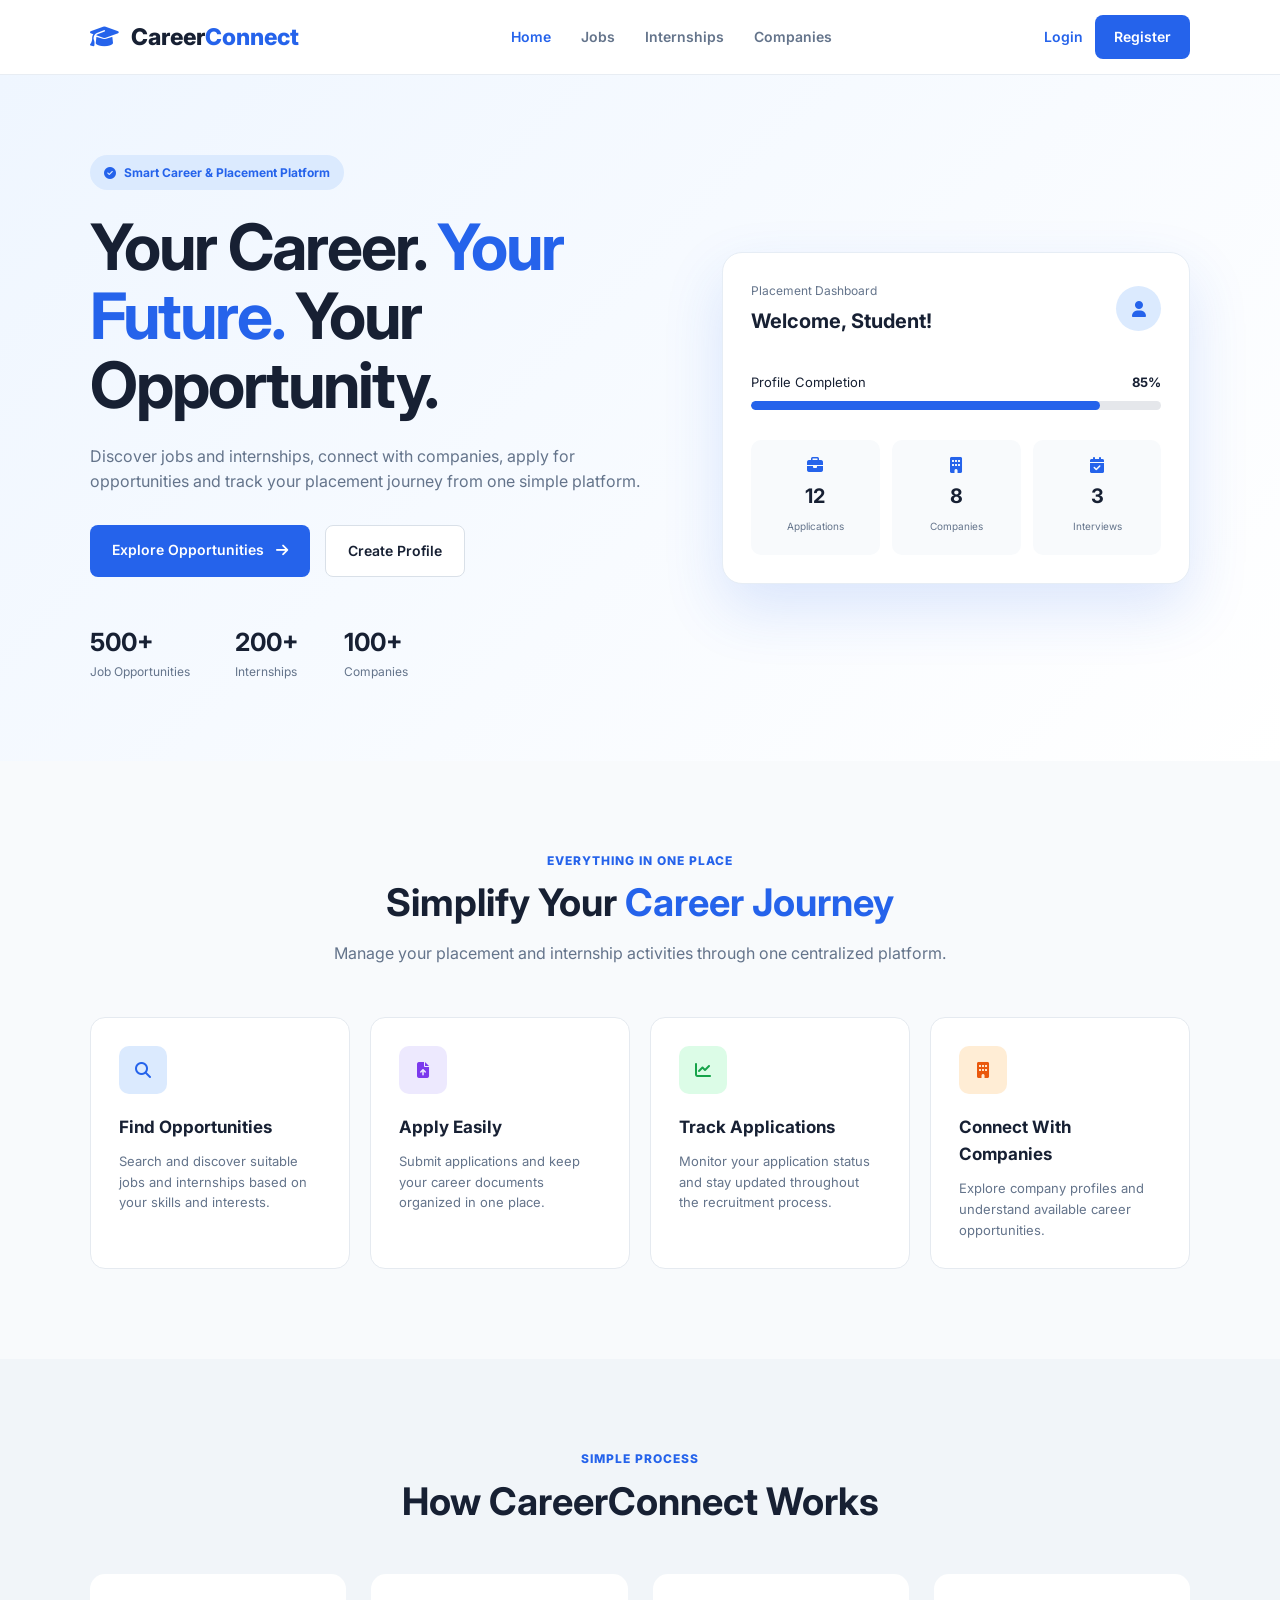
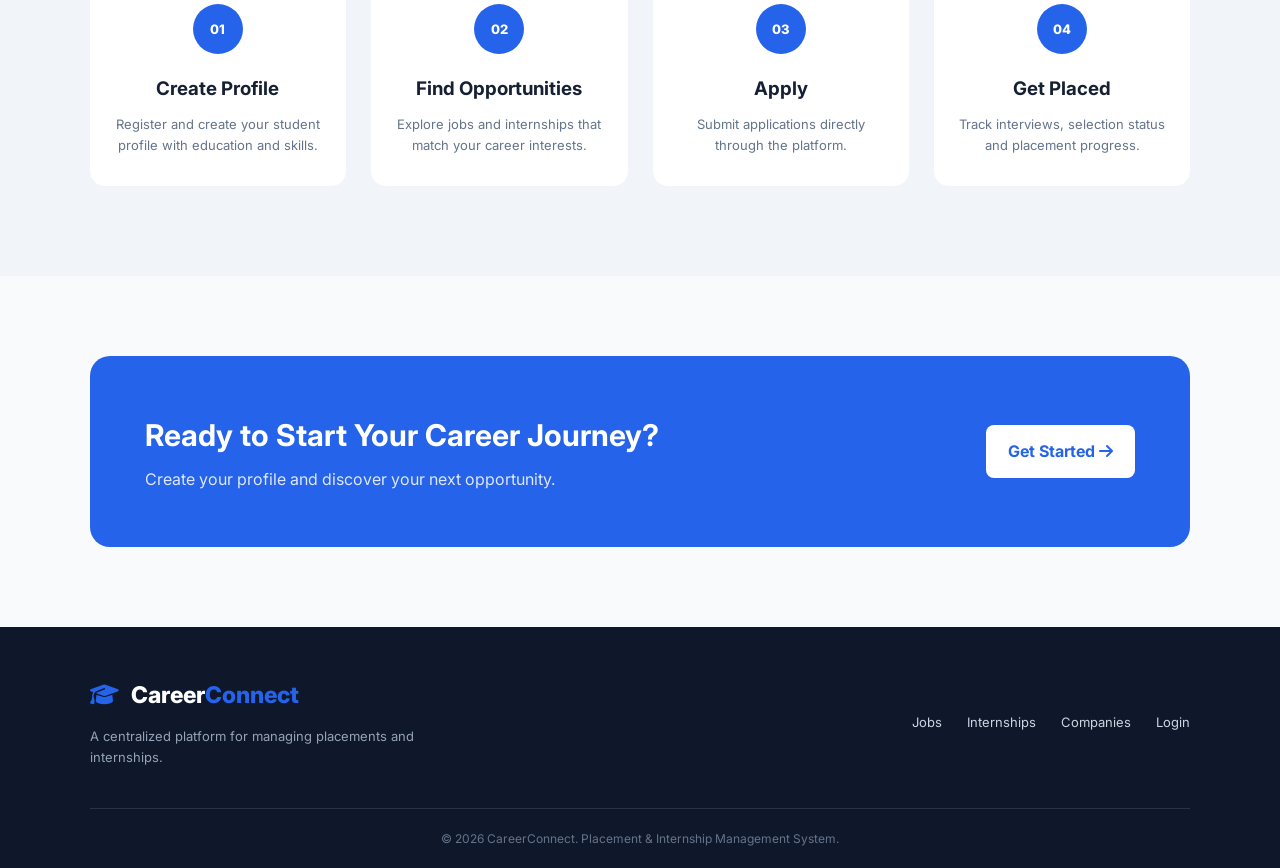
<file: index.html>
<!DOCTYPE html>
<html lang="en">

<head>

    <meta charset="UTF-8">

    <meta name="viewport" content="width=device-width, initial-scale=1.0">

    <title>CareerConnect | Placement & Internship Management</title>

    <link rel="stylesheet" href="css/style.css">
    <link rel="stylesheet" href="css/responsive.css">

    <link rel="preconnect" href="https://fonts.googleapis.com">
    <link rel="preconnect" href="https://fonts.gstatic.com" crossorigin>

    <link
        href="https://fonts.googleapis.com/css2?family=Inter:wght@400;500;600;700;800&display=swap"
        rel="stylesheet">

    <link
        rel="stylesheet"
        href="https://cdnjs.cloudflare.com/ajax/libs/font-awesome/6.5.2/css/all.min.css">

</head>


<body>


<!-- NAVIGATION -->

<header class="navbar">

    <div class="logo">

        <i class="fa-solid fa-graduation-cap"></i>

        Career<span>Connect</span>

    </div>


    <nav>

        <a href="index.html" class="active">
            Home
        </a>

        <a href="pages/jobs.html">
            Jobs
        </a>

        <a href="pages/internships.html">
            Internships
        </a>

        <a href="pages/companies.html">
            Companies
        </a>

    </nav>


    <div class="nav-buttons">

        <a href="pages/login.html" class="login-btn">
            Login
        </a>

        <a href="pages/register.html" class="register-btn">
            Register
        </a>

    </div>

</header>



<!-- HERO SECTION -->

<section class="hero">

    <div class="hero-content">


        <div class="hero-badge">

            <i class="fa-solid fa-circle-check"></i>

            Smart Career & Placement Platform

        </div>


        <h1>

            Your Career.
            <span>Your Future.</span>
            Your Opportunity.

        </h1>


        <p>

            Discover jobs and internships, connect with companies,
            apply for opportunities and track your placement journey
            from one simple platform.

        </p>


        <div class="hero-buttons">


            <a
                href="pages/jobs.html"
                class="primary-btn">

                Explore Opportunities

                <i class="fa-solid fa-arrow-right"></i>

            </a>


            <!-- CORRECTED CREATE PROFILE LINK -->

            <a
                href="Profile/index.html"
                class="secondary-btn">

                Create Profile

            </a>


        </div>


        <div class="hero-stats">


            <div>

                <h3>
                    500+
                </h3>

                <p>
                    Job Opportunities
                </p>

            </div>


            <div>

                <h3>
                    200+
                </h3>

                <p>
                    Internships
                </p>

            </div>


            <div>

                <h3>
                    100+
                </h3>

                <p>
                    Companies
                </p>

            </div>


        </div>

    </div>



    <!-- DASHBOARD PREVIEW -->

    <div class="hero-card">

        <div class="dashboard-card">


            <div class="dashboard-top">

                <div>

                    <p>
                        Placement Dashboard
                    </p>

                    <h2>
                        Welcome, Student!
                    </h2>

                </div>


                <div class="profile-icon">

                    <i class="fa-solid fa-user"></i>

                </div>

            </div>



            <div class="progress-section">

                <div class="progress-header">

                    <span>
                        Profile Completion
                    </span>

                    <strong>
                        85%
                    </strong>

                </div>


                <div class="progress-bar">

                    <div></div>

                </div>

            </div>



            <div class="mini-cards">


                <div class="mini-card">

                    <i class="fa-solid fa-briefcase"></i>

                    <strong>
                        12
                    </strong>

                    <span>
                        Applications
                    </span>

                </div>


                <div class="mini-card">

                    <i class="fa-solid fa-building"></i>

                    <strong>
                        8
                    </strong>

                    <span>
                        Companies
                    </span>

                </div>


                <div class="mini-card">

                    <i class="fa-solid fa-calendar-check"></i>

                    <strong>
                        3
                    </strong>

                    <span>
                        Interviews
                    </span>

                </div>


            </div>

        </div>

    </div>

</section>



<!-- FEATURES -->

<section class="features">

    <div class="section-heading">

        <p class="section-tag">
            EVERYTHING IN ONE PLACE
        </p>

        <h2>

            Simplify Your
            <span>Career Journey</span>

        </h2>

        <p>

            Manage your placement and internship activities
            through one centralized platform.

        </p>

    </div>



    <div class="feature-grid">


        <div class="feature-card">

            <div class="feature-icon blue">

                <i class="fa-solid fa-magnifying-glass"></i>

            </div>

            <h3>
                Find Opportunities
            </h3>

            <p>

                Search and discover suitable jobs and internships
                based on your skills and interests.

            </p>

        </div>



        <div class="feature-card">

            <div class="feature-icon purple">

                <i class="fa-solid fa-file-arrow-up"></i>

            </div>

            <h3>
                Apply Easily
            </h3>

            <p>

                Submit applications and keep your career documents
                organized in one place.

            </p>

        </div>



        <div class="feature-card">

            <div class="feature-icon green">

                <i class="fa-solid fa-chart-line"></i>

            </div>

            <h3>
                Track Applications
            </h3>

            <p>

                Monitor your application status and stay updated
                throughout the recruitment process.

            </p>

        </div>



        <div class="feature-card">

            <div class="feature-icon orange">

                <i class="fa-solid fa-building"></i>

            </div>

            <h3>
                Connect With Companies
            </h3>

            <p>

                Explore company profiles and understand available
                career opportunities.

            </p>

        </div>


    </div>

</section>



<!-- HOW IT WORKS -->

<section class="how-it-works">

    <div class="section-heading">

        <p class="section-tag">
            SIMPLE PROCESS
        </p>

        <h2>
            How CareerConnect Works
        </h2>

    </div>


    <div class="steps">


        <div class="step">

            <div class="step-number">
                01
            </div>

            <h3>
                Create Profile
            </h3>

            <p>

                Register and create your student profile
                with education and skills.

            </p>

        </div>



        <div class="step">

            <div class="step-number">
                02
            </div>

            <h3>
                Find Opportunities
            </h3>

            <p>

                Explore jobs and internships that match
                your career interests.

            </p>

        </div>



        <div class="step">

            <div class="step-number">
                03
            </div>

            <h3>
                Apply
            </h3>

            <p>

                Submit applications directly through
                the platform.

            </p>

        </div>



        <div class="step">

            <div class="step-number">
                04
            </div>

            <h3>
                Get Placed
            </h3>

            <p>

                Track interviews, selection status
                and placement progress.

            </p>

        </div>


    </div>

</section>



<!-- CTA -->

<section class="cta">

    <div>

        <h2>
            Ready to Start Your Career Journey?
        </h2>

        <p>

            Create your profile and discover your next opportunity.

        </p>

    </div>


    <!-- CORRECTED GET STARTED LINK -->

    <a
        href="Profile/index.html"
        class="cta-btn">

        Get Started

        <i class="fa-solid fa-arrow-right"></i>

    </a>

</section>



<!-- FOOTER -->

<footer>

    <div class="footer-content">


        <div>

            <div class="logo footer-logo">

                <i class="fa-solid fa-graduation-cap"></i>

                Career<span>Connect</span>

            </div>


            <p>

                A centralized platform for managing
                placements and internships.

            </p>

        </div>



        <div class="footer-links">

            <a href="pages/jobs.html">
                Jobs
            </a>

            <a href="pages/internships.html">
                Internships
            </a>

            <a href="pages/companies.html">
                Companies
            </a>

            <a href="pages/login.html">
                Login
            </a>

        </div>


    </div>


    <div class="copyright">

        © 2026 CareerConnect.
        Placement & Internship Management System.

    </div>

</footer>



<script src="js/main.js"></script>


</body>

</html>
</file>
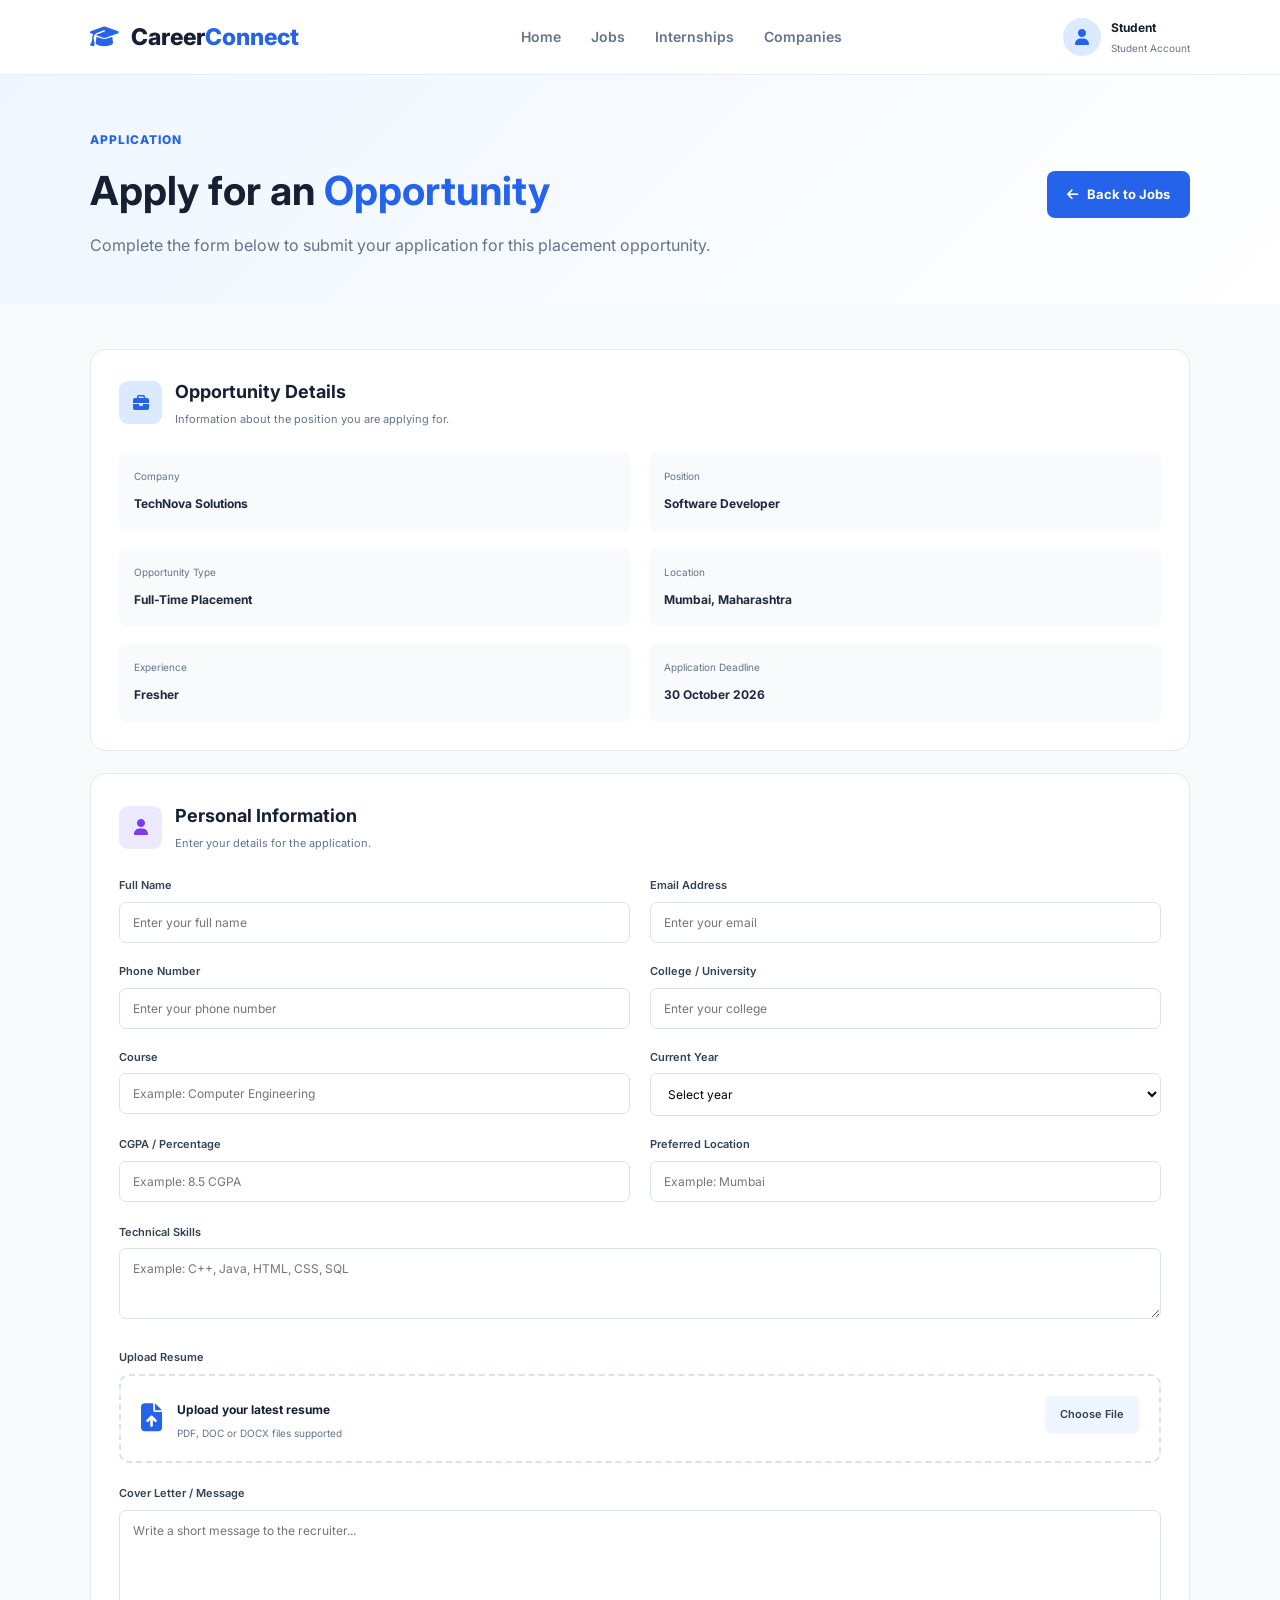
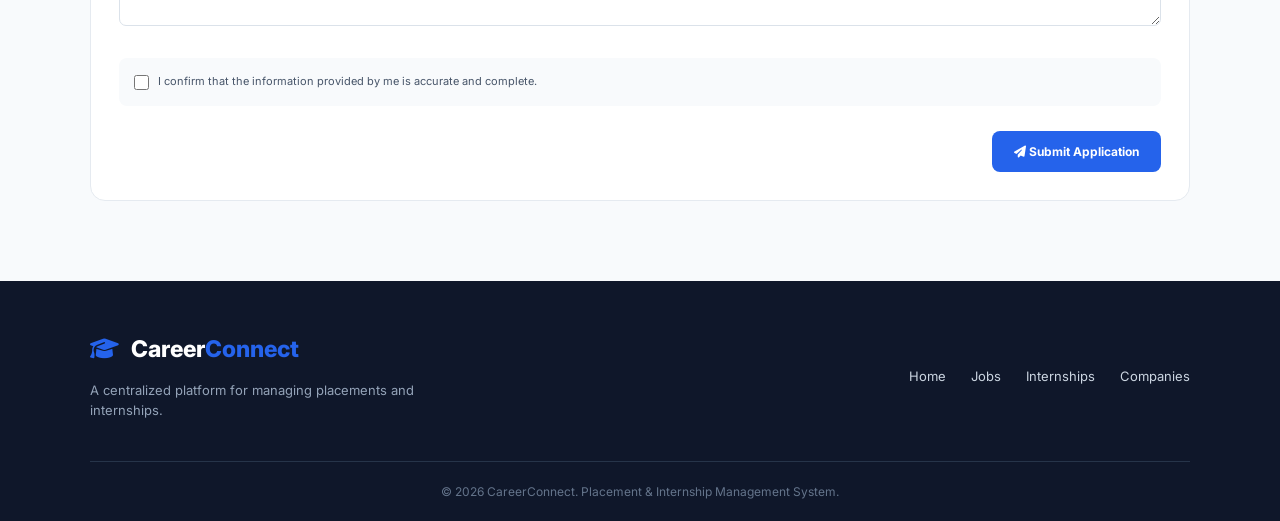
<file: applications/index.html>
<!DOCTYPE html>
<html lang="en">

<head>

    <meta charset="UTF-8">

    <meta name="viewport" content="width=device-width, initial-scale=1.0">

    <title>Apply Now | CareerConnect</title>

    <link rel="stylesheet" href="../css/style.css">
    <link rel="stylesheet" href="../css/responsive.css">

    <link rel="preconnect" href="https://fonts.googleapis.com">

    <link rel="preconnect" href="https://fonts.gstatic.com" crossorigin>

    <link
        href="https://fonts.googleapis.com/css2?family=Inter:wght@400;500;600;700;800&display=swap"
        rel="stylesheet">

    <link
        rel="stylesheet"
        href="https://cdnjs.cloudflare.com/ajax/libs/font-awesome/6.5.2/css/all.min.css">

</head>


<body>


    <!-- =========================
         NAVIGATION
    ========================== -->

    <header class="navbar">

        <div class="logo">

            <i class="fa-solid fa-graduation-cap"></i>

            Career<span>Connect</span>

        </div>


        <nav>

            <a href="../index.html">
                Home
            </a>

            <a href="../pages/jobs.html">
                Jobs
            </a>

            <a href="../pages/internships.html">
                Internships
            </a>

            <a href="../pages/companies.html">
                Companies
            </a>

        </nav>


        <div class="dashboard-user">

            <div class="dashboard-user-icon">

                <i class="fa-solid fa-user"></i>

            </div>

            <div>

                <strong>
                    Student
                </strong>

                <span>
                    Student Account
                </span>

            </div>

        </div>

    </header>



    <!-- =========================
         PAGE HEADER
    ========================== -->

    <section class="application-header">

        <div>

            <p class="section-tag">
                APPLICATION
            </p>

            <h1>
                Apply for an <span>Opportunity</span>
            </h1>

            <p>
                Complete the form below to submit your application
                for this placement opportunity.
            </p>

        </div>


        <a href="../pages/jobs.html" class="dashboard-primary-btn">

            <i class="fa-solid fa-arrow-left"></i>

            Back to Jobs

        </a>

    </section>



    <!-- =========================
         APPLICATION CONTAINER
    ========================== -->

    <main class="application-container">


        <!-- OPPORTUNITY INFORMATION -->

        <section class="application-card opportunity-card">

            <div class="application-section-title">

                <div class="application-icon blue-application">

                    <i class="fa-solid fa-briefcase"></i>

                </div>

                <div>

                    <h2>
                        Opportunity Details
                    </h2>

                    <p>
                        Information about the position you are applying for.
                    </p>

                </div>

            </div>


            <div class="opportunity-details">

                <div>

                    <span>
                        Company
                    </span>

                    <strong>
                        TechNova Solutions
                    </strong>

                </div>


                <div>

                    <span>
                        Position
                    </span>

                    <strong>
                        Software Developer
                    </strong>

                </div>


                <div>

                    <span>
                        Opportunity Type
                    </span>

                    <strong>
                        Full-Time Placement
                    </strong>

                </div>


                <div>

                    <span>
                        Location
                    </span>

                    <strong>
                        Mumbai, Maharashtra
                    </strong>

                </div>


                <div>

                    <span>
                        Experience
                    </span>

                    <strong>
                        Fresher
                    </strong>

                </div>


                <div>

                    <span>
                        Application Deadline
                    </span>

                    <strong>
                        30 October 2026
                    </strong>

                </div>

            </div>

        </section>



        <!-- APPLICATION FORM -->

        <section class="application-card">

            <div class="application-section-title">

                <div class="application-icon purple-application">

                    <i class="fa-solid fa-user"></i>

                </div>

                <div>

                    <h2>
                        Personal Information
                    </h2>

                    <p>
                        Enter your details for the application.
                    </p>

                </div>

            </div>


            <form id="applicationForm">


                <div class="application-form-grid">


                    <div class="application-input-group">

                        <label>
                            Full Name
                        </label>

                        <input
                            type="text"
                            placeholder="Enter your full name"
                            required>

                    </div>


                    <div class="application-input-group">

                        <label>
                            Email Address
                        </label>

                        <input
                            type="email"
                            placeholder="Enter your email"
                            required>

                    </div>


                    <div class="application-input-group">

                        <label>
                            Phone Number
                        </label>

                        <input
                            type="tel"
                            placeholder="Enter your phone number"
                            required>

                    </div>


                    <div class="application-input-group">

                        <label>
                            College / University
                        </label>

                        <input
                            type="text"
                            placeholder="Enter your college"
                            required>

                    </div>


                    <div class="application-input-group">

                        <label>
                            Course
                        </label>

                        <input
                            type="text"
                            placeholder="Example: Computer Engineering"
                            required>

                    </div>


                    <div class="application-input-group">

                        <label>
                            Current Year
                        </label>

                        <select required>

                            <option value="">
                                Select year
                            </option>

                            <option>
                                First Year
                            </option>

                            <option>
                                Second Year
                            </option>

                            <option>
                                Third Year
                            </option>

                            <option>
                                Final Year
                            </option>

                        </select>

                    </div>


                    <div class="application-input-group">

                        <label>
                            CGPA / Percentage
                        </label>

                        <input
                            type="text"
                            placeholder="Example: 8.5 CGPA"
                            required>

                    </div>


                    <div class="application-input-group">

                        <label>
                            Preferred Location
                        </label>

                        <input
                            type="text"
                            placeholder="Example: Mumbai">

                    </div>

                </div>


                <!-- SKILLS -->

                <div class="application-full-section">

                    <label>
                        Technical Skills
                    </label>

                    <textarea
                        rows="3"
                        placeholder="Example: C++, Java, HTML, CSS, SQL"></textarea>

                </div>


                <!-- RESUME -->

                <div class="application-full-section">

                    <label>
                        Upload Resume
                    </label>

                    <div class="application-file-box">

                        <i class="fa-solid fa-file-arrow-up"></i>

                        <div>

                            <strong>
                                Upload your latest resume
                            </strong>

                            <p>
                                PDF, DOC or DOCX files supported
                            </p>

                        </div>


                        <label class="application-upload-btn">

                            Choose File

                            <input
                                type="file"
                                accept=".pdf,.doc,.docx"
                                required>

                        </label>

                    </div>

                </div>


                <!-- COVER LETTER -->

                <div class="application-full-section">

                    <label>
                        Cover Letter / Message
                    </label>

                    <textarea
                        rows="6"
                        placeholder="Write a short message to the recruiter..."></textarea>

                </div>


                <!-- DECLARATION -->

                <div class="application-declaration">

                    <input
                        type="checkbox"
                        id="declaration"
                        required>

                    <label for="declaration">

                        I confirm that the information provided by me
                        is accurate and complete.

                    </label>

                </div>


                <!-- BUTTON -->

                <div class="application-submit-area">

                    <button
                        type="submit"
                        class="application-submit-btn">

                        <i class="fa-solid fa-paper-plane"></i>

                        Submit Application

                    </button>

                </div>


            </form>

        </section>


    </main>



    <!-- =========================
         FOOTER
    ========================== -->

    <footer>

        <div class="footer-content">

            <div>

                <div class="logo footer-logo">

                    <i class="fa-solid fa-graduation-cap"></i>

                    Career<span>Connect</span>

                </div>

                <p>
                    A centralized platform for managing
                    placements and internships.
                </p>

            </div>


            <div class="footer-links">

                <a href="../index.html">
                    Home
                </a>

                <a href="../pages/jobs.html">
                    Jobs
                </a>

                <a href="../pages/internships.html">
                    Internships
                </a>

                <a href="../pages/companies.html">
                    Companies
                </a>

            </div>

        </div>


        <div class="copyright">

            © 2026 CareerConnect.
            Placement & Internship Management System.

        </div>

    </footer>



    <!-- =========================
         APPLICATION SCRIPT
    ========================== -->

    <script>

        const applicationForm =
            document.getElementById("applicationForm");

        applicationForm.addEventListener("submit", function(event) {

            event.preventDefault();

            alert(
                "Application submitted successfully!"
            );

        });

    </script>


</body>

</html>
</file>
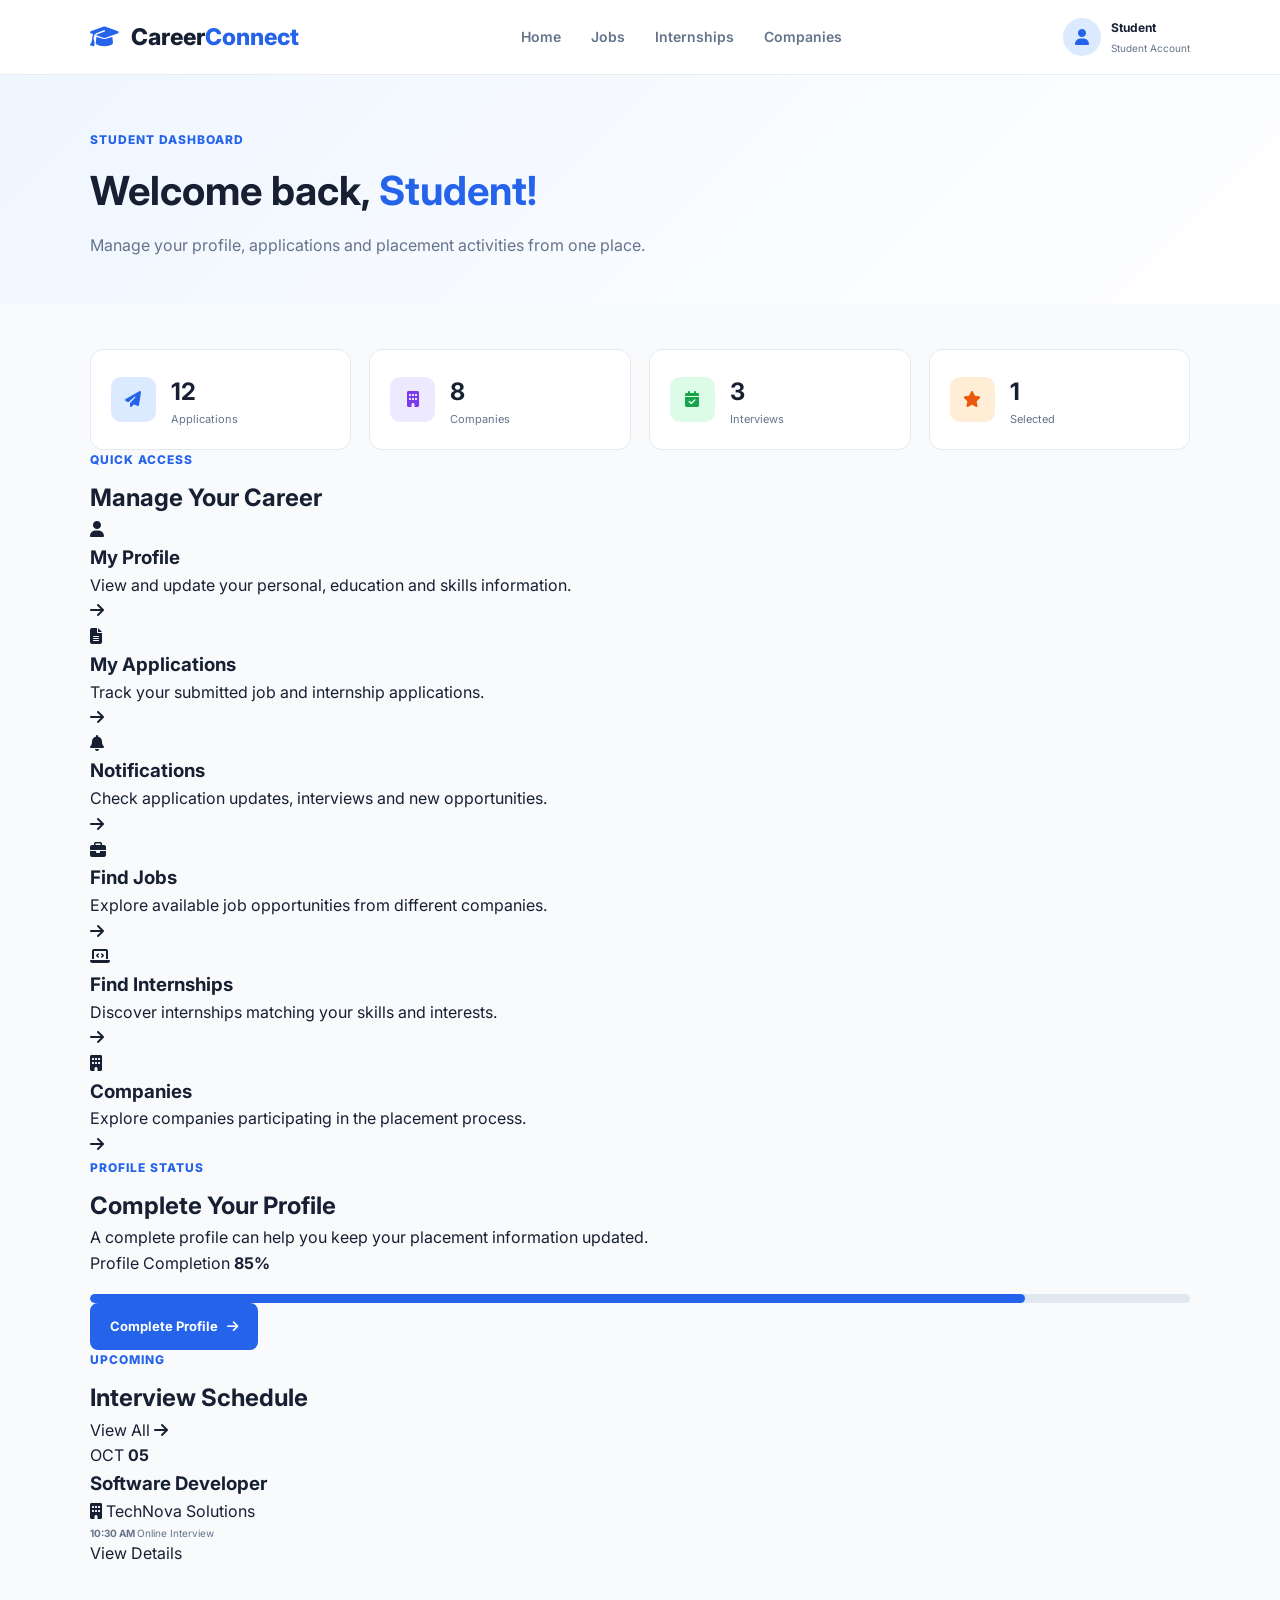
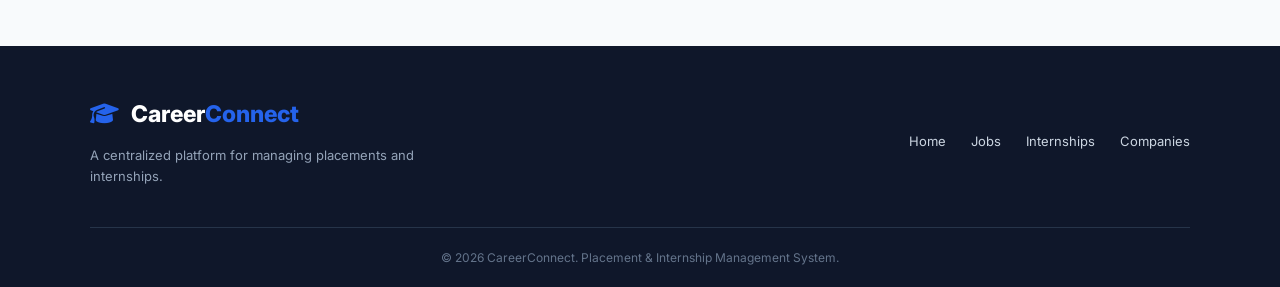
<file: dashboard/index.html>
<!DOCTYPE html>
<html lang="en">

<head>

    <meta charset="UTF-8">

    <meta name="viewport" content="width=device-width, initial-scale=1.0">

    <title>Student Dashboard | CareerConnect</title>

    <link rel="stylesheet" href="../css/style.css">
    <link rel="stylesheet" href="../css/responsive.css">

    <link rel="preconnect" href="https://fonts.googleapis.com">
    <link rel="preconnect" href="https://fonts.gstatic.com" crossorigin>

    <link
        href="https://fonts.googleapis.com/css2?family=Inter:wght@400;500;600;700;800&display=swap"
        rel="stylesheet">

    <link
        rel="stylesheet"
        href="https://cdnjs.cloudflare.com/ajax/libs/font-awesome/6.5.2/css/all.min.css">

</head>


<body>


<!-- NAVBAR -->

<header class="navbar">

    <div class="logo">

        <i class="fa-solid fa-graduation-cap"></i>

        Career<span>Connect</span>

    </div>


    <nav>

        <a href="../index.html">
            Home
        </a>

        <a href="../pages/jobs.html">
            Jobs
        </a>

        <a href="../pages/internships.html">
            Internships
        </a>

        <a href="../pages/companies.html">
            Companies
        </a>

    </nav>


    <div class="dashboard-user">

        <div class="dashboard-user-icon">

            <i class="fa-solid fa-user"></i>

        </div>

        <div>

            <strong>
                Student
            </strong>

            <span>
                Student Account
            </span>

        </div>

    </div>

</header>



<!-- DASHBOARD HEADER -->

<section class="dashboard-header">

    <div>

        <p class="section-tag">
            STUDENT DASHBOARD
        </p>

        <h1>
            Welcome back, <span>Student!</span>
        </h1>

        <p>
            Manage your profile, applications and placement
            activities from one place.
        </p>

    </div>

</section>



<!-- DASHBOARD -->

<main class="dashboard-container">


    <!-- QUICK STATS -->

    <section class="dashboard-stats">


        <div class="dashboard-stat-card">

            <div class="dashboard-stat-icon blue-stat">

                <i class="fa-solid fa-paper-plane"></i>

            </div>

            <div>

                <strong>
                    12
                </strong>

                <span>
                    Applications
                </span>

            </div>

        </div>


        <div class="dashboard-stat-card">

            <div class="dashboard-stat-icon purple-stat">

                <i class="fa-solid fa-building"></i>

            </div>

            <div>

                <strong>
                    8
                </strong>

                <span>
                    Companies
                </span>

            </div>

        </div>


        <div class="dashboard-stat-card">

            <div class="dashboard-stat-icon green-stat">

                <i class="fa-solid fa-calendar-check"></i>

            </div>

            <div>

                <strong>
                    3
                </strong>

                <span>
                    Interviews
                </span>

            </div>

        </div>


        <div class="dashboard-stat-card">

            <div class="dashboard-stat-icon orange-stat">

                <i class="fa-solid fa-star"></i>

            </div>

            <div>

                <strong>
                    1
                </strong>

                <span>
                    Selected
                </span>

            </div>

        </div>

    </section>



    <!-- DASHBOARD MENU -->

    <section class="dashboard-menu">

        <div class="dashboard-section-heading">

            <div>

                <p class="section-tag">
                    QUICK ACCESS
                </p>

                <h2>
                    Manage Your Career
                </h2>

            </div>

        </div>


        <div class="dashboard-menu-grid">


            <!-- PROFILE -->

            <a
                href="../Profile/index.html"
                class="dashboard-menu-card">

                <div class="dashboard-menu-icon blue-menu">

                    <i class="fa-solid fa-user"></i>

                </div>

                <div>

                    <h3>
                        My Profile
                    </h3>

                    <p>
                        View and update your personal,
                        education and skills information.
                    </p>

                </div>

                <i class="fa-solid fa-arrow-right menu-arrow"></i>

            </a>



            <!-- APPLICATIONS -->

            <a
                href="../applications/my-applications.html"
                class="dashboard-menu-card">

                <div class="dashboard-menu-icon purple-menu">

                    <i class="fa-solid fa-file-lines"></i>

                </div>

                <div>

                    <h3>
                        My Applications
                    </h3>

                    <p>
                        Track your submitted job and
                        internship applications.
                    </p>

                </div>

                <i class="fa-solid fa-arrow-right menu-arrow"></i>

            </a>



            <!-- NOTIFICATIONS -->

            <a
                href="../notifications/index.html"
                class="dashboard-menu-card">

                <div class="dashboard-menu-icon orange-menu">

                    <i class="fa-solid fa-bell"></i>

                </div>

                <div>

                    <h3>
                        Notifications
                    </h3>

                    <p>
                        Check application updates,
                        interviews and new opportunities.
                    </p>

                </div>

                <i class="fa-solid fa-arrow-right menu-arrow"></i>

            </a>



            <!-- JOBS -->

            <a
                href="../pages/jobs.html"
                class="dashboard-menu-card">

                <div class="dashboard-menu-icon green-menu">

                    <i class="fa-solid fa-briefcase"></i>

                </div>

                <div>

                    <h3>
                        Find Jobs
                    </h3>

                    <p>
                        Explore available job opportunities
                        from different companies.
                    </p>

                </div>

                <i class="fa-solid fa-arrow-right menu-arrow"></i>

            </a>



            <!-- INTERNSHIPS -->

            <a
                href="../pages/internships.html"
                class="dashboard-menu-card">

                <div class="dashboard-menu-icon blue-menu">

                    <i class="fa-solid fa-laptop-code"></i>

                </div>

                <div>

                    <h3>
                        Find Internships
                    </h3>

                    <p>
                        Discover internships matching
                        your skills and interests.
                    </p>

                </div>

                <i class="fa-solid fa-arrow-right menu-arrow"></i>

            </a>



            <!-- COMPANIES -->

            <a
                href="../pages/companies.html"
                class="dashboard-menu-card">

                <div class="dashboard-menu-icon purple-menu">

                    <i class="fa-solid fa-building"></i>

                </div>

                <div>

                    <h3>
                        Companies
                    </h3>

                    <p>
                        Explore companies participating
                        in the placement process.
                    </p>

                </div>

                <i class="fa-solid fa-arrow-right menu-arrow"></i>

            </a>

        </div>

    </section>



    <!-- PROFILE COMPLETION -->

    <section class="profile-completion-card">

        <div>

            <p class="section-tag">
                PROFILE STATUS
            </p>

            <h2>
                Complete Your Profile
            </h2>

            <p>
                A complete profile can help you keep
                your placement information updated.
            </p>

        </div>


        <div class="profile-progress">

            <div class="profile-progress-top">

                <span>
                    Profile Completion
                </span>

                <strong>
                    85%
                </strong>

            </div>


            <div class="profile-progress-bar">

                <div></div>

            </div>


            <a
                href="../Profile/index.html"
                class="dashboard-primary-btn">

                Complete Profile

                <i class="fa-solid fa-arrow-right"></i>

            </a>

        </div>

    </section>



    <!-- UPCOMING INTERVIEWS -->

    <section class="upcoming-section">

        <div class="dashboard-section-heading">

            <div>

                <p class="section-tag">
                    UPCOMING
                </p>

                <h2>
                    Interview Schedule
                </h2>

            </div>


            <a
                href="../notifications/index.html"
                class="view-all-link">

                View All

                <i class="fa-solid fa-arrow-right"></i>

            </a>

        </div>


        <div class="upcoming-interview">


            <div class="interview-small-date">

                <span>
                    OCT
                </span>

                <strong>
                    05
                </strong>

            </div>


            <div>

                <h3>
                    Software Developer
                </h3>

                <p>
                    <i class="fa-solid fa-building"></i>
                    TechNova Solutions
                </p>

            </div>


            <div class="interview-time">

                <strong>
                    10:30 AM
                </strong>

                <span>
                    Online Interview
                </span>

            </div>


            <a
                href="../notifications/index.html"
                class="view-interview-btn">

                View Details

            </a>

        </div>

    </section>



</main>



<!-- FOOTER -->

<footer>

    <div class="footer-content">

        <div>

            <div class="logo footer-logo">

                <i class="fa-solid fa-graduation-cap"></i>

                Career<span>Connect</span>

            </div>

            <p>
                A centralized platform for managing
                placements and internships.
            </p>

        </div>


        <div class="footer-links">

            <a href="../index.html">
                Home
            </a>

            <a href="../pages/jobs.html">
                Jobs
            </a>

            <a href="../pages/internships.html">
                Internships
            </a>

            <a href="../pages/companies.html">
                Companies
            </a>

        </div>

    </div>


    <div class="copyright">

        © 2026 CareerConnect.
        Placement & Internship Management System.

    </div>

</footer>


</body>

</html>
</file>
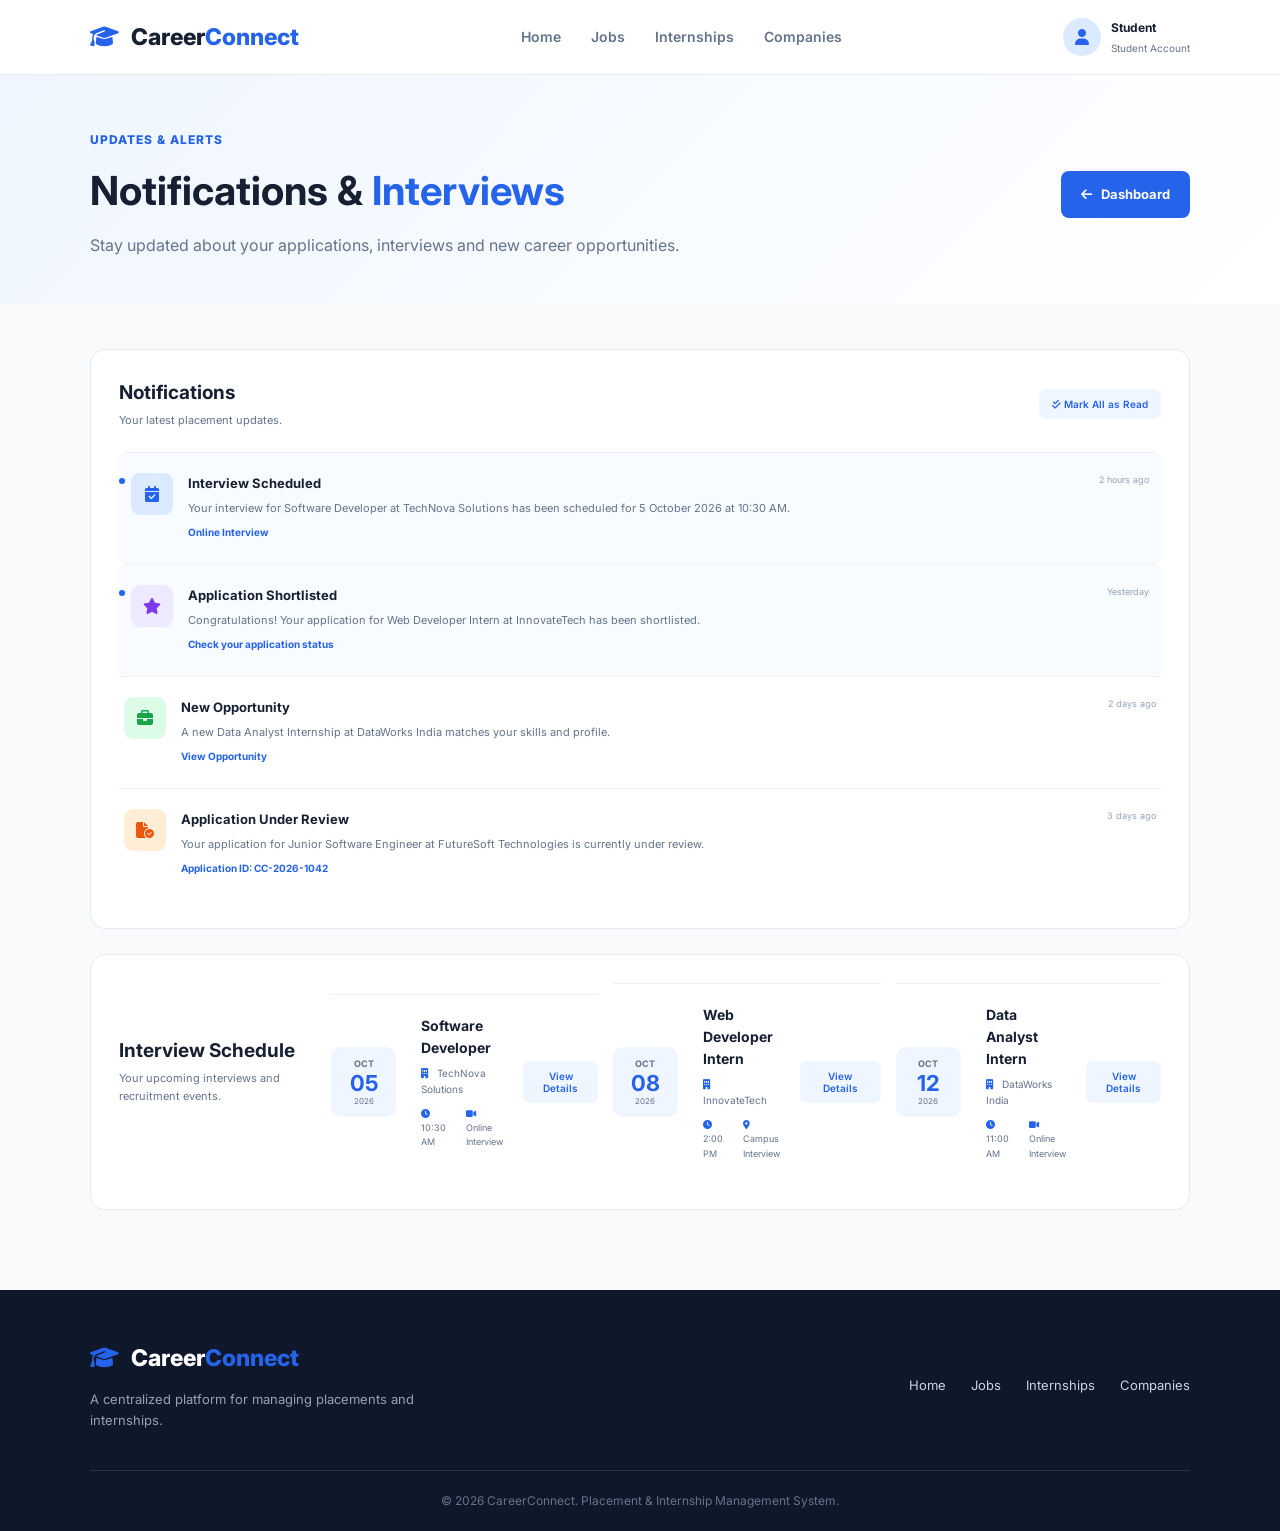
<file: notifications/index.html>
<!DOCTYPE html>
<html lang="en">

<head>

    <meta charset="UTF-8">

    <meta name="viewport" content="width=device-width, initial-scale=1.0">

    <title>Notifications | CareerConnect</title>

    <link rel="stylesheet" href="../css/style.css">
    <link rel="stylesheet" href="../css/responsive.css">

    <link rel="preconnect" href="https://fonts.googleapis.com">
    <link rel="preconnect" href="https://fonts.gstatic.com" crossorigin>

    <link
        href="https://fonts.googleapis.com/css2?family=Inter:wght@400;500;600;700;800&display=swap"
        rel="stylesheet">

    <link
        rel="stylesheet"
        href="https://cdnjs.cloudflare.com/ajax/libs/font-awesome/6.5.2/css/all.min.css">

</head>


<body>


    <!-- NAVIGATION -->

    <header class="navbar">

        <div class="logo">

            <i class="fa-solid fa-graduation-cap"></i>

            Career<span>Connect</span>

        </div>


        <nav>

            <a href="../index.html">
                Home
            </a>

            <a href="../pages/jobs.html">
                Jobs
            </a>

            <a href="../pages/internships.html">
                Internships
            </a>

            <a href="../pages/companies.html">
                Companies
            </a>

        </nav>


        <div class="dashboard-user">

            <div class="dashboard-user-icon">

                <i class="fa-solid fa-user"></i>

            </div>

            <div>

                <strong>
                    Student
                </strong>

                <span>
                    Student Account
                </span>

            </div>

        </div>

    </header>



    <!-- PAGE HEADER -->

    <section class="notifications-header">

        <div>

            <p class="section-tag">
                UPDATES & ALERTS
            </p>

            <h1>
                Notifications & <span>Interviews</span>
            </h1>

            <p>
                Stay updated about your applications,
                interviews and new career opportunities.
            </p>

        </div>


        <a
            href="../dashboard/index.html"
            class="dashboard-primary-btn">

            <i class="fa-solid fa-arrow-left"></i>

            Dashboard

        </a>

    </section>



    <!-- MAIN CONTENT -->

    <main class="notifications-container">


        <!-- NOTIFICATIONS -->

        <section class="notification-card">

            <div class="notification-heading">

                <div>

                    <h2>
                        Notifications
                    </h2>

                    <p>
                        Your latest placement updates.
                    </p>

                </div>


                <button
                    type="button"
                    class="mark-read-btn"
                    onclick="markNotificationsRead()">

                    <i class="fa-solid fa-check-double"></i>

                    Mark All as Read

                </button>

            </div>



            <!-- Notification 1 -->

            <div class="notification-item unread">

                <div class="notification-icon blue-notification">

                    <i class="fa-solid fa-calendar-check"></i>

                </div>


                <div class="notification-content">

                    <div class="notification-title-row">

                        <h3>
                            Interview Scheduled
                        </h3>

                        <span>
                            2 hours ago
                        </span>

                    </div>

                    <p>
                        Your interview for Software Developer
                        at TechNova Solutions has been scheduled
                        for 5 October 2026 at 10:30 AM.
                    </p>

                    <strong>
                        Online Interview
                    </strong>

                </div>

            </div>



            <!-- Notification 2 -->

            <div class="notification-item unread">

                <div class="notification-icon purple-notification">

                    <i class="fa-solid fa-star"></i>

                </div>


                <div class="notification-content">

                    <div class="notification-title-row">

                        <h3>
                            Application Shortlisted
                        </h3>

                        <span>
                            Yesterday
                        </span>

                    </div>

                    <p>
                        Congratulations! Your application for
                        Web Developer Intern at InnovateTech
                        has been shortlisted.
                    </p>

                    <strong>
                        Check your application status
                    </strong>

                </div>

            </div>



            <!-- Notification 3 -->

            <div class="notification-item">

                <div class="notification-icon green-notification">

                    <i class="fa-solid fa-briefcase"></i>

                </div>


                <div class="notification-content">

                    <div class="notification-title-row">

                        <h3>
                            New Opportunity
                        </h3>

                        <span>
                            2 days ago
                        </span>

                    </div>

                    <p>
                        A new Data Analyst Internship at
                        DataWorks India matches your skills
                        and profile.
                    </p>

                    <strong>
                        View Opportunity
                    </strong>

                </div>

            </div>



            <!-- Notification 4 -->

            <div class="notification-item">

                <div class="notification-icon orange-notification">

                    <i class="fa-solid fa-file-circle-check"></i>

                </div>


                <div class="notification-content">

                    <div class="notification-title-row">

                        <h3>
                            Application Under Review
                        </h3>

                        <span>
                            3 days ago
                        </span>

                    </div>

                    <p>
                        Your application for Junior Software
                        Engineer at FutureSoft Technologies
                        is currently under review.
                    </p>

                    <strong>
                        Application ID: CC-2026-1042
                    </strong>

                </div>

            </div>

        </section>



        <!-- INTERVIEW SCHEDULE -->

        <section class="interview-card">

            <div class="notification-heading">

                <div>

                    <h2>
                        Interview Schedule
                    </h2>

                    <p>
                        Your upcoming interviews and recruitment events.
                    </p>

                </div>

            </div>



            <!-- Interview 1 -->

            <div class="interview-item">

                <div class="interview-date">

                    <span>
                        OCT
                    </span>

                    <strong>
                        05
                    </strong>

                    <small>
                        2026
                    </small>

                </div>


                <div class="interview-details">

                    <h3>
                        Software Developer
                    </h3>

                    <p>
                        <i class="fa-solid fa-building"></i>
                        TechNova Solutions
                    </p>

                    <div class="interview-meta">

                        <span>
                            <i class="fa-solid fa-clock"></i>
                            10:30 AM
                        </span>

                        <span>
                            <i class="fa-solid fa-video"></i>
                            Online Interview
                        </span>

                    </div>

                </div>


                <button
                    type="button"
                    class="interview-action"
                    onclick="showInterviewMessage()">

                    View Details

                </button>

            </div>



            <!-- Interview 2 -->

            <div class="interview-item">

                <div class="interview-date">

                    <span>
                        OCT
                    </span>

                    <strong>
                        08
                    </strong>

                    <small>
                        2026
                    </small>

                </div>


                <div class="interview-details">

                    <h3>
                        Web Developer Intern
                    </h3>

                    <p>
                        <i class="fa-solid fa-building"></i>
                        InnovateTech
                    </p>

                    <div class="interview-meta">

                        <span>
                            <i class="fa-solid fa-clock"></i>
                            2:00 PM
                        </span>

                        <span>
                            <i class="fa-solid fa-location-dot"></i>
                            Campus Interview
                        </span>

                    </div>

                </div>


                <button
                    type="button"
                    class="interview-action"
                    onclick="showInterviewMessage()">

                    View Details

                </button>

            </div>



            <!-- Interview 3 -->

            <div class="interview-item">

                <div class="interview-date">

                    <span>
                        OCT
                    </span>

                    <strong>
                        12
                    </strong>

                    <small>
                        2026
                    </small>

                </div>


                <div class="interview-details">

                    <h3>
                        Data Analyst Intern
                    </h3>

                    <p>
                        <i class="fa-solid fa-building"></i>
                        DataWorks India
                    </p>

                    <div class="interview-meta">

                        <span>
                            <i class="fa-solid fa-clock"></i>
                            11:00 AM
                        </span>

                        <span>
                            <i class="fa-solid fa-video"></i>
                            Online Interview
                        </span>

                    </div>

                </div>


                <button
                    type="button"
                    class="interview-action"
                    onclick="showInterviewMessage()">

                    View Details

                </button>

            </div>


        </section>


    </main>



    <!-- FOOTER -->

    <footer>

        <div class="footer-content">

            <div>

                <div class="logo footer-logo">

                    <i class="fa-solid fa-graduation-cap"></i>

                    Career<span>Connect</span>

                </div>

                <p>
                    A centralized platform for managing
                    placements and internships.
                </p>

            </div>


            <div class="footer-links">

                <a href="../index.html">
                    Home
                </a>

                <a href="../pages/jobs.html">
                    Jobs
                </a>

                <a href="../pages/internships.html">
                    Internships
                </a>

                <a href="../pages/companies.html">
                    Companies
                </a>

            </div>

        </div>


        <div class="copyright">

            © 2026 CareerConnect.
            Placement & Internship Management System.

        </div>

    </footer>



    <!-- JAVASCRIPT -->

    <script>

        function markNotificationsRead() {

            const notifications =
                document.querySelectorAll(".notification-item");

            notifications.forEach(function(notification) {

                notification.classList.remove("unread");

            });

            alert("All notifications marked as read.");

        }


        function showInterviewMessage() {

            alert(
                "Interview details will be available here."
            );

        }

    </script>


</body>

</html>
</file>
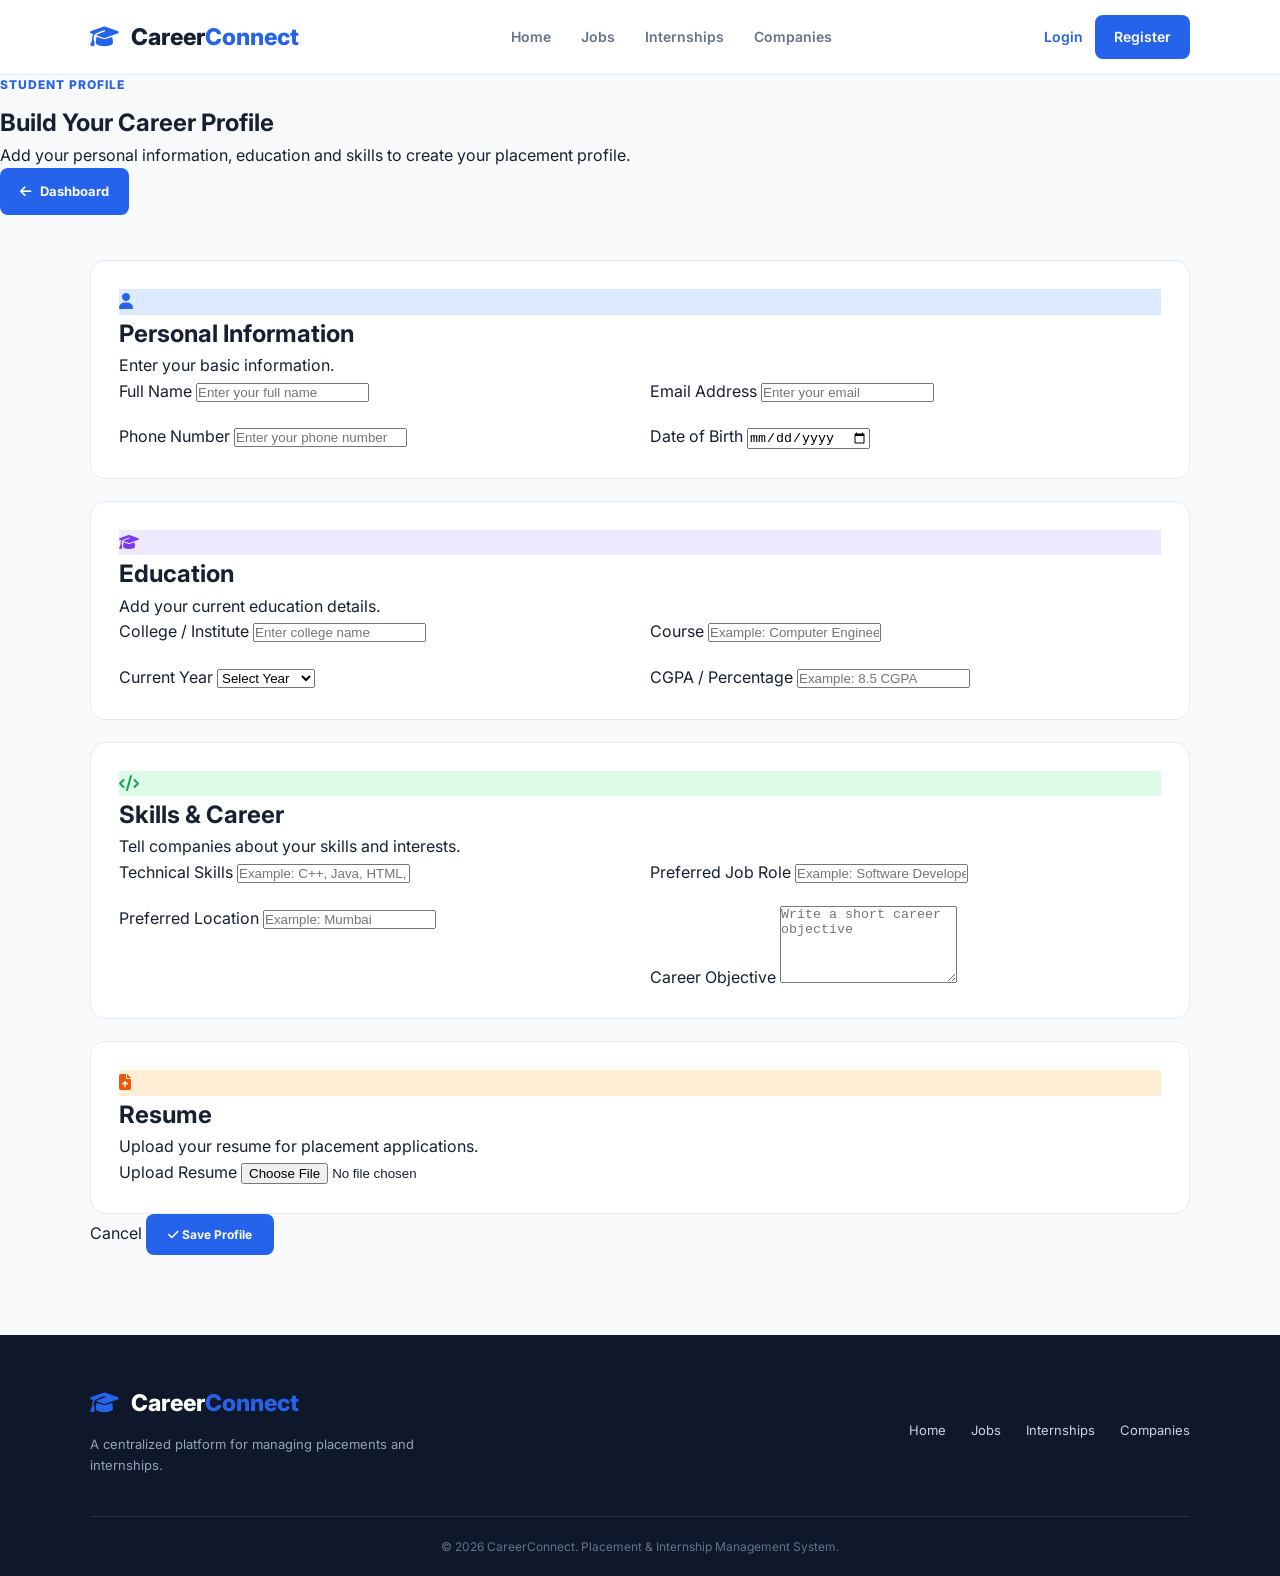
<file: profile/index.html>
<!DOCTYPE html>
<html lang="en">

<head>

    <meta charset="UTF-8">

    <meta name="viewport" content="width=device-width, initial-scale=1.0">

    <title>Build Your Career Profile | CareerConnect</title>

    <link rel="stylesheet" href="../css/style.css">
    <link rel="stylesheet" href="../css/responsive.css">

    <link rel="preconnect" href="https://fonts.googleapis.com">
    <link rel="preconnect" href="https://fonts.gstatic.com" crossorigin>

    <link
        href="https://fonts.googleapis.com/css2?family=Inter:wght@400;500;600;700;800&display=swap"
        rel="stylesheet">

    <link
        rel="stylesheet"
        href="https://cdnjs.cloudflare.com/ajax/libs/font-awesome/6.5.2/css/all.min.css">

</head>

<body>

<!-- NAVBAR -->

<header class="navbar">

    <div class="logo">

        <i class="fa-solid fa-graduation-cap"></i>

        Career<span>Connect</span>

    </div>

    <nav>

        <a href="../index.html">
            Home
        </a>

        <a href="../pages/jobs.html">
            Jobs
        </a>

        <a href="../pages/internships.html">
            Internships
        </a>

        <a href="../pages/companies.html">
            Companies
        </a>

    </nav>

    <div class="nav-buttons">

        <a href="../pages/login.html" class="login-btn">
            Login
        </a>

        <a href="../pages/register.html" class="register-btn">
            Register
        </a>

    </div>

</header>


<!-- PROFILE HEADER -->

<section class="profile-page-header">

    <div>

        <p class="section-tag">
            STUDENT PROFILE
        </p>

        <h1>
            Build Your <span>Career Profile</span>
        </h1>

        <p>
            Add your personal information, education and skills
            to create your placement profile.
        </p>

    </div>

    <a
        href="../dashboard/index.html"
        class="dashboard-primary-btn">

        <i class="fa-solid fa-arrow-left"></i>

        Dashboard

    </a>

</section>


<!-- PROFILE FORM -->

<main class="profile-container">

    <form id="profileForm">

        <!-- PERSONAL INFORMATION -->

        <section class="profile-form-card">

            <div class="profile-form-heading">

                <div class="profile-form-icon blue-profile">

                    <i class="fa-solid fa-user"></i>

                </div>

                <div>

                    <h2>
                        Personal Information
                    </h2>

                    <p>
                        Enter your basic information.
                    </p>

                </div>

            </div>


            <div class="profile-form-grid">

                <div class="form-group">

                    <label>
                        Full Name
                    </label>

                    <input
                        type="text"
                        id="fullName"
                        placeholder="Enter your full name"
                        required>

                </div>


                <div class="form-group">

                    <label>
                        Email Address
                    </label>

                    <input
                        type="email"
                        id="profileEmail"
                        placeholder="Enter your email"
                        required>

                </div>


                <div class="form-group">

                    <label>
                        Phone Number
                    </label>

                    <input
                        type="tel"
                        id="phone"
                        placeholder="Enter your phone number"
                        required>

                </div>


                <div class="form-group">

                    <label>
                        Date of Birth
                    </label>

                    <input
                        type="date"
                        id="dob">

                </div>

            </div>

        </section>


        <!-- EDUCATION -->

        <section class="profile-form-card">

            <div class="profile-form-heading">

                <div class="profile-form-icon purple-profile">

                    <i class="fa-solid fa-graduation-cap"></i>

                </div>

                <div>

                    <h2>
                        Education
                    </h2>

                    <p>
                        Add your current education details.
                    </p>

                </div>

            </div>


            <div class="profile-form-grid">

                <div class="form-group">

                    <label>
                        College / Institute
                    </label>

                    <input
                        type="text"
                        id="college"
                        placeholder="Enter college name"
                        required>

                </div>


                <div class="form-group">

                    <label>
                        Course
                    </label>

                    <input
                        type="text"
                        id="course"
                        placeholder="Example: Computer Engineering"
                        required>

                </div>


                <div class="form-group">

                    <label>
                        Current Year
                    </label>

                    <select id="year" required>

                        <option value="">
                            Select Year
                        </option>

                        <option value="First Year">
                            First Year
                        </option>

                        <option value="Second Year">
                            Second Year
                        </option>

                        <option value="Third Year">
                            Third Year
                        </option>

                        <option value="Final Year">
                            Final Year
                        </option>

                    </select>

                </div>


                <div class="form-group">

                    <label>
                        CGPA / Percentage
                    </label>

                    <input
                        type="text"
                        id="cgpa"
                        placeholder="Example: 8.5 CGPA">

                </div>

            </div>

        </section>


        <!-- SKILLS -->

        <section class="profile-form-card">

            <div class="profile-form-heading">

                <div class="profile-form-icon green-profile">

                    <i class="fa-solid fa-code"></i>

                </div>

                <div>

                    <h2>
                        Skills & Career
                    </h2>

                    <p>
                        Tell companies about your skills and interests.
                    </p>

                </div>

            </div>


            <div class="profile-form-grid">

                <div class="form-group full-width">

                    <label>
                        Technical Skills
                    </label>

                    <input
                        type="text"
                        id="skills"
                        placeholder="Example: C++, Java, HTML, CSS, JavaScript"
                        required>

                </div>


                <div class="form-group">

                    <label>
                        Preferred Job Role
                    </label>

                    <input
                        type="text"
                        id="jobRole"
                        placeholder="Example: Software Developer">

                </div>


                <div class="form-group">

                    <label>
                        Preferred Location
                    </label>

                    <input
                        type="text"
                        id="location"
                        placeholder="Example: Mumbai">

                </div>


                <div class="form-group full-width">

                    <label>
                        Career Objective
                    </label>

                    <textarea
                        id="objective"
                        rows="5"
                        placeholder="Write a short career objective"></textarea>

                </div>

            </div>

        </section>


        <!-- RESUME -->

        <section class="profile-form-card">

            <div class="profile-form-heading">

                <div class="profile-form-icon orange-profile">

                    <i class="fa-solid fa-file-arrow-up"></i>

                </div>

                <div>

                    <h2>
                        Resume
                    </h2>

                    <p>
                        Upload your resume for placement applications.
                    </p>

                </div>

            </div>


            <div class="form-group">

                <label>
                    Upload Resume
                </label>

                <input
                    type="file"
                    id="resume"
                    accept=".pdf,.doc,.docx">

            </div>

        </section>


        <!-- BUTTONS -->

        <div class="profile-save-section">

            <a
                href="../dashboard/index.html"
                class="cancel-profile-btn">

                Cancel

            </a>


            <button
                type="submit"
                class="save-profile-btn">

                <i class="fa-solid fa-check"></i>

                Save Profile

            </button>

        </div>

    </form>


    <!-- SAVED PROFILE -->

    <section
        id="savedProfile"
        class="saved-profile-card"
        style="display: none;">

        <div class="saved-profile-heading">

            <div>

                <p class="section-tag">
                    PROFILE SAVED
                </p>

                <h2>
                    Your Saved Information
                </h2>

            </div>

            <i class="fa-solid fa-circle-check"></i>

        </div>


        <div class="saved-profile-grid">

            <div>

                <span>
                    Name
                </span>

                <strong id="savedName"></strong>

            </div>


            <div>

                <span>
                    Email
                </span>

                <strong id="savedEmail"></strong>

            </div>


            <div>

                <span>
                    Phone
                </span>

                <strong id="savedPhone"></strong>

            </div>


            <div>

                <span>
                    College
                </span>

                <strong id="savedCollege"></strong>

            </div>


            <div>

                <span>
                    Course
                </span>

                <strong id="savedCourse"></strong>

            </div>


            <div>

                <span>
                    Year
                </span>

                <strong id="savedYear"></strong>

            </div>


            <div>

                <span>
                    Skills
                </span>

                <strong id="savedSkills"></strong>

            </div>


            <div>

                <span>
                    Preferred Role
                </span>

                <strong id="savedRole"></strong>

            </div>

        </div>

    </section>

</main>


<!-- FOOTER -->

<footer>

    <div class="footer-content">

        <div>

            <div class="logo footer-logo">

                <i class="fa-solid fa-graduation-cap"></i>

                Career<span>Connect</span>

            </div>

            <p>
                A centralized platform for managing
                placements and internships.
            </p>

        </div>


        <div class="footer-links">

            <a href="../index.html">
                Home
            </a>

            <a href="../pages/jobs.html">
                Jobs
            </a>

            <a href="../pages/internships.html">
                Internships
            </a>

            <a href="../pages/companies.html">
                Companies
            </a>

        </div>

    </div>


    <div class="copyright">

        © 2026 CareerConnect.
        Placement & Internship Management System.

    </div>

</footer>


<!-- PROFILE JAVASCRIPT -->

<script>

const profileForm = document.getElementById("profileForm");


profileForm.addEventListener("submit", function(event) {

    event.preventDefault();


    const profile = {

        name: document.getElementById("fullName").value,

        email: document.getElementById("profileEmail").value,

        phone: document.getElementById("phone").value,

        dob: document.getElementById("dob").value,

        college: document.getElementById("college").value,

        course: document.getElementById("course").value,

        year: document.getElementById("year").value,

        cgpa: document.getElementById("cgpa").value,

        skills: document.getElementById("skills").value,

        jobRole: document.getElementById("jobRole").value,

        location: document.getElementById("location").value,

        objective: document.getElementById("objective").value

    };


    localStorage.setItem(
        "careerConnectProfile",
        JSON.stringify(profile)
    );


    displayProfile(profile);


    alert("Profile saved successfully!");

});


function displayProfile(profile) {

    document.getElementById("savedProfile").style.display = "block";

    document.getElementById("savedName").textContent =
        profile.name || "";

    document.getElementById("savedEmail").textContent =
        profile.email || "";

    document.getElementById("savedPhone").textContent =
        profile.phone || "";

    document.getElementById("savedCollege").textContent =
        profile.college || "";

    document.getElementById("savedCourse").textContent =
        profile.course || "";

    document.getElementById("savedYear").textContent =
        profile.year || "";

    document.getElementById("savedSkills").textContent =
        profile.skills || "";

    document.getElementById("savedRole").textContent =
        profile.jobRole || "";

}


window.addEventListener("load", function() {

    const savedData =
        localStorage.getItem("careerConnectProfile");


    if (savedData) {

        const profile =
            JSON.parse(savedData);


        document.getElementById("fullName").value =
            profile.name || "";

        document.getElementById("profileEmail").value =
            profile.email || "";

        document.getElementById("phone").value =
            profile.phone || "";

        document.getElementById("dob").value =
            profile.dob || "";

        document.getElementById("college").value =
            profile.college || "";

        document.getElementById("course").value =
            profile.course || "";

        document.getElementById("year").value =
            profile.year || "";

        document.getElementById("cgpa").value =
            profile.cgpa || "";

        document.getElementById("skills").value =
            profile.skills || "";

        document.getElementById("jobRole").value =
            profile.jobRole || "";

        document.getElementById("location").value =
            profile.location || "";

        document.getElementById("objective").value =
            profile.objective || "";


        displayProfile(profile);

    }

});

</script>


</body>

</html>
</file>
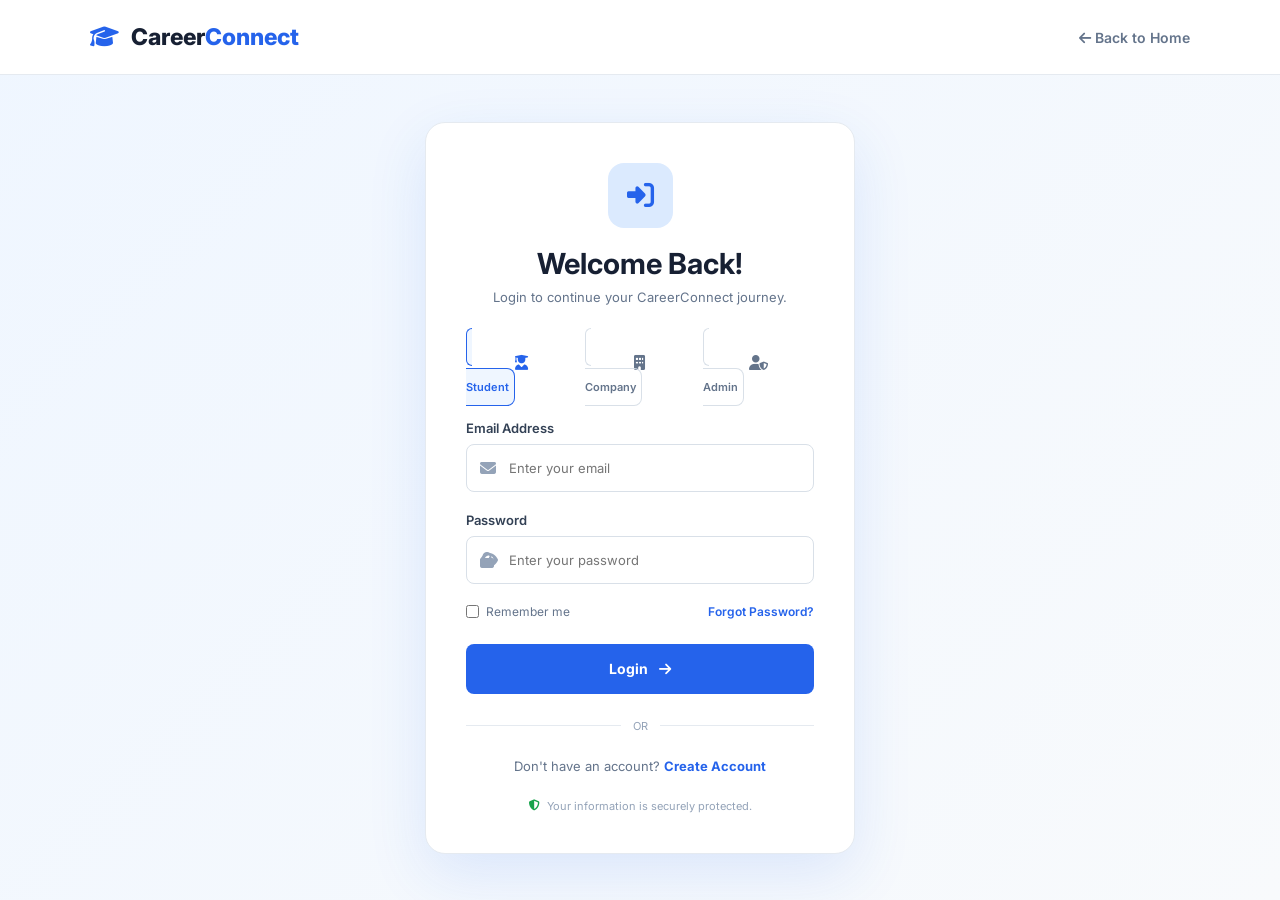
<file: login.html>
<!DOCTYPE html>
<html lang="en">

<head>

    <meta charset="UTF-8">

    <meta name="viewport" content="width=device-width, initial-scale=1.0">

    <title>Login | CareerConnect</title>

    <link rel="preconnect" href="https://fonts.googleapis.com">

    <link rel="preconnect" href="https://fonts.gstatic.com" crossorigin>

    <link href="https://fonts.googleapis.com/css2?family=Inter:wght@400;500;600;700;800&display=swap" rel="stylesheet">

    <link rel="stylesheet"
          href="https://cdnjs.cloudflare.com/ajax/libs/font-awesome/6.5.2/css/all.min.css">


    <style>

        * {
            margin: 0;
            padding: 0;
            box-sizing: border-box;
        }

        body {
            font-family: 'Inter', sans-serif;
            background: linear-gradient(135deg, #eff6ff, #f8fafc);
            min-height: 100vh;
            color: #172033;
        }

        a {
            text-decoration: none;
        }


        /* NAVBAR */

        .navbar {
            height: 75px;
            background: white;
            display: flex;
            align-items: center;
            justify-content: space-between;
            padding: 0 7%;
            border-bottom: 1px solid #e5eaf0;
        }

        .logo {
            font-size: 23px;
            font-weight: 800;
            color: #172033;
        }

        .logo i {
            color: #2563eb;
            margin-right: 7px;
        }

        .logo span {
            color: #2563eb;
        }

        .back-home {
            color: #64748b;
            font-size: 14px;
            font-weight: 600;
        }

        .back-home:hover {
            color: #2563eb;
        }


        /* LOGIN AREA */

        .login-container {
            min-height: calc(100vh - 75px);
            display: flex;
            justify-content: center;
            align-items: center;
            padding: 40px 20px;
        }


        .login-card {
            width: 100%;
            max-width: 430px;
            background: white;
            padding: 40px;
            border-radius: 20px;
            border: 1px solid #e5eaf0;
            box-shadow: 0 20px 60px rgba(37, 99, 235, 0.12);
        }


        /* HEADER */

        .login-header {
            text-align: center;
            margin-bottom: 30px;
        }

        .login-icon {
            width: 65px;
            height: 65px;
            background: #dbeafe;
            color: #2563eb;
            border-radius: 16px;
            display: flex;
            justify-content: center;
            align-items: center;
            margin: 0 auto 18px;
            font-size: 27px;
        }

        .login-header h1 {
            font-size: 29px;
            margin-bottom: 8px;
        }

        .login-header p {
            color: #64748b;
            font-size: 13px;
        }


        /* USER TYPE */

        .user-type {
            display: grid;
            grid-template-columns: repeat(3, 1fr);
            gap: 8px;
            margin-bottom: 25px;
        }

        .user-type input {
            display: none;
        }

        .user-type label {
            border: 1px solid #d9e0e8;
            padding: 11px 5px;
            text-align: center;
            border-radius: 8px;
            cursor: pointer;
            font-size: 11px;
            font-weight: 600;
            color: #64748b;
            transition: 0.3s;
        }

        .user-type label i {
            display: block;
            margin-bottom: 5px;
            font-size: 15px;
        }

        .user-type input:checked + label {
            background: #eff6ff;
            border-color: #2563eb;
            color: #2563eb;
        }


        /* FORM */

        .form-group {
            margin-bottom: 20px;
        }

        .form-group label {
            display: block;
            font-size: 13px;
            font-weight: 600;
            margin-bottom: 8px;
            color: #334155;
        }

        .input-box {
            position: relative;
        }

        .input-box > i {
            position: absolute;
            left: 14px;
            top: 50%;
            transform: translateY(-50%);
            color: #94a3b8;
        }

        .input-box input {
            width: 100%;
            height: 48px;
            border: 1px solid #d9e0e8;
            border-radius: 8px;
            padding: 0 42px;
            font-family: inherit;
            font-size: 13px;
            outline: none;
            color: #172033;
        }

        .input-box input:focus {
            border-color: #2563eb;
            box-shadow: 0 0 0 3px rgba(37, 99, 235, 0.1);
        }

        .password-toggle {
            position: absolute;
            right: 14px;
            top: 50%;
            transform: translateY(-50%);
            color: #94a3b8;
            cursor: pointer;
        }


        /* OPTIONS */

        .login-options {
            display: flex;
            justify-content: space-between;
            align-items: center;
            margin-bottom: 25px;
        }

        .remember {
            display: flex;
            align-items: center;
            gap: 7px;
            color: #64748b;
            font-size: 12px;
        }

        .remember input {
            accent-color: #2563eb;
        }

        .forgot-password {
            color: #2563eb;
            font-size: 12px;
            font-weight: 600;
        }


        /* LOGIN BUTTON */

        .login-button {
            width: 100%;
            height: 50px;
            border: none;
            border-radius: 8px;
            background: #2563eb;
            color: white;
            font-family: inherit;
            font-size: 14px;
            font-weight: 700;
            cursor: pointer;
            transition: 0.3s;
        }

        .login-button:hover {
            background: #1d4ed8;
            transform: translateY(-1px);
        }

        .login-button i {
            margin-left: 8px;
        }


        /* DIVIDER */

        .divider {
            display: flex;
            align-items: center;
            gap: 12px;
            margin: 25px 0;
            color: #94a3b8;
            font-size: 11px;
        }

        .divider::before,
        .divider::after {
            content: "";
            height: 1px;
            background: #e5eaf0;
            flex: 1;
        }


        /* REGISTER */

        .register-text {
            text-align: center;
            color: #64748b;
            font-size: 13px;
        }

        .register-text a {
            color: #2563eb;
            font-weight: 700;
        }


        /* SECURITY */

        .security-note {
            display: flex;
            justify-content: center;
            align-items: center;
            gap: 7px;
            margin-top: 25px;
            color: #94a3b8;
            font-size: 11px;
        }

        .security-note i {
            color: #16a34a;
        }


        /* MOBILE */

        @media (max-width: 500px) {

            .navbar {
                padding: 0 5%;
            }

            .login-card {
                padding: 28px 22px;
            }

            .login-header h1 {
                font-size: 25px;
            }

            .user-type label {
                font-size: 10px;
            }

        }

    </style>

</head>


<body>


    <!-- NAVBAR -->

    <header class="navbar">

        <div class="logo">

            <i class="fa-solid fa-graduation-cap"></i>

            Career<span>Connect</span>

        </div>


        <a href="index.html" class="back-home">

            <i class="fa-solid fa-arrow-left"></i>

            Back to Home

        </a>

    </header>



    <!-- LOGIN -->

    <main class="login-container">

        <div class="login-card">


            <!-- HEADER -->

            <div class="login-header">

                <div class="login-icon">

                    <i class="fa-solid fa-right-to-bracket"></i>

                </div>

                <h1>Welcome Back!</h1>

                <p>
                    Login to continue your CareerConnect journey.
                </p>

            </div>



            <!-- USER TYPE -->

            <div class="user-type">


                <div>

                    <input
                        type="radio"
                        name="userType"
                        id="student"
                        value="student"
                        checked>

                    <label for="student">

                        <i class="fa-solid fa-user-graduate"></i>

                        Student

                    </label>

                </div>


                <div>

                    <input
                        type="radio"
                        name="userType"
                        id="company"
                        value="company">

                    <label for="company">

                        <i class="fa-solid fa-building"></i>

                        Company

                    </label>

                </div>


                <div>

                    <input
                        type="radio"
                        name="userType"
                        id="admin"
                        value="admin">

                    <label for="admin">

                        <i class="fa-solid fa-user-shield"></i>

                        Admin

                    </label>

                </div>


            </div>



            <!-- LOGIN FORM -->

            <form id="loginForm">


                <div class="form-group">

                    <label for="email">
                        Email Address
                    </label>

                    <div class="input-box">

                        <i class="fa-solid fa-envelope"></i>

                        <input
                            type="email"
                            id="email"
                            placeholder="Enter your email"
                            required>

                    </div>

                </div>



                <div class="form-group">

                    <label for="password">
                        Password
                    </label>

                    <div class="input-box">

                        <i class="fa-solid fa-lock"></i>

                        <input
                            type="password"
                            id="password"
                            placeholder="Enter your password"
                            required>

                        <i
                            class="fa-solid fa-eye password-toggle"
                            id="togglePassword">
                        </i>

                    </div>

                </div>



                <!-- OPTIONS -->

                <div class="login-options">

                    <label class="remember">

                        <input
                            type="checkbox"
                            id="remember">

                        Remember me

                    </label>


                    <a href="#" class="forgot-password">

                        Forgot Password?

                    </a>

                </div>



                <!-- BUTTON -->

                <button
                    type="submit"
                    class="login-button">

                    Login

                    <i class="fa-solid fa-arrow-right"></i>

                </button>


            </form>



            <!-- DIVIDER -->

            <div class="divider">

                OR

            </div>



            <!-- REGISTER -->

            <div class="register-text">

                Don't have an account?

                <a href="register.html">
                    Create Account
                </a>

            </div>



            <!-- SECURITY -->

            <div class="security-note">

                <i class="fa-solid fa-shield-halved"></i>

                Your information is securely protected.

            </div>


        </div>

    </main>



    <!-- JAVASCRIPT -->

    <script>

        /* PASSWORD VISIBILITY */

        const togglePassword =
            document.getElementById("togglePassword");

        const password =
            document.getElementById("password");


        togglePassword.addEventListener("click", function () {

            if (password.type === "password") {

                password.type = "text";

                togglePassword.classList.remove("fa-eye");

                togglePassword.classList.add("fa-eye-slash");

            } else {

                password.type = "password";

                togglePassword.classList.remove("fa-eye-slash");

                togglePassword.classList.add("fa-eye");

            }

        });



        /* LOGIN FORM */

        document.getElementById("loginForm")
        .addEventListener("submit", function(event) {

            event.preventDefault();


            const email =
                document.getElementById("email").value;

            const passwordValue =
                document.getElementById("password").value;


            if (email === "" || passwordValue === "") {

                alert("Please enter your email and password.");

                return;

            }


            alert("Login successful!");

        });

    </script>


</body>

</html>
<script>
    const loginForm = document.querySelector("form");

    loginForm.addEventListener("submit", function(event) {

        event.preventDefault();

        window.location.href = "dashboard/index.html";

    });
</script>
</file>
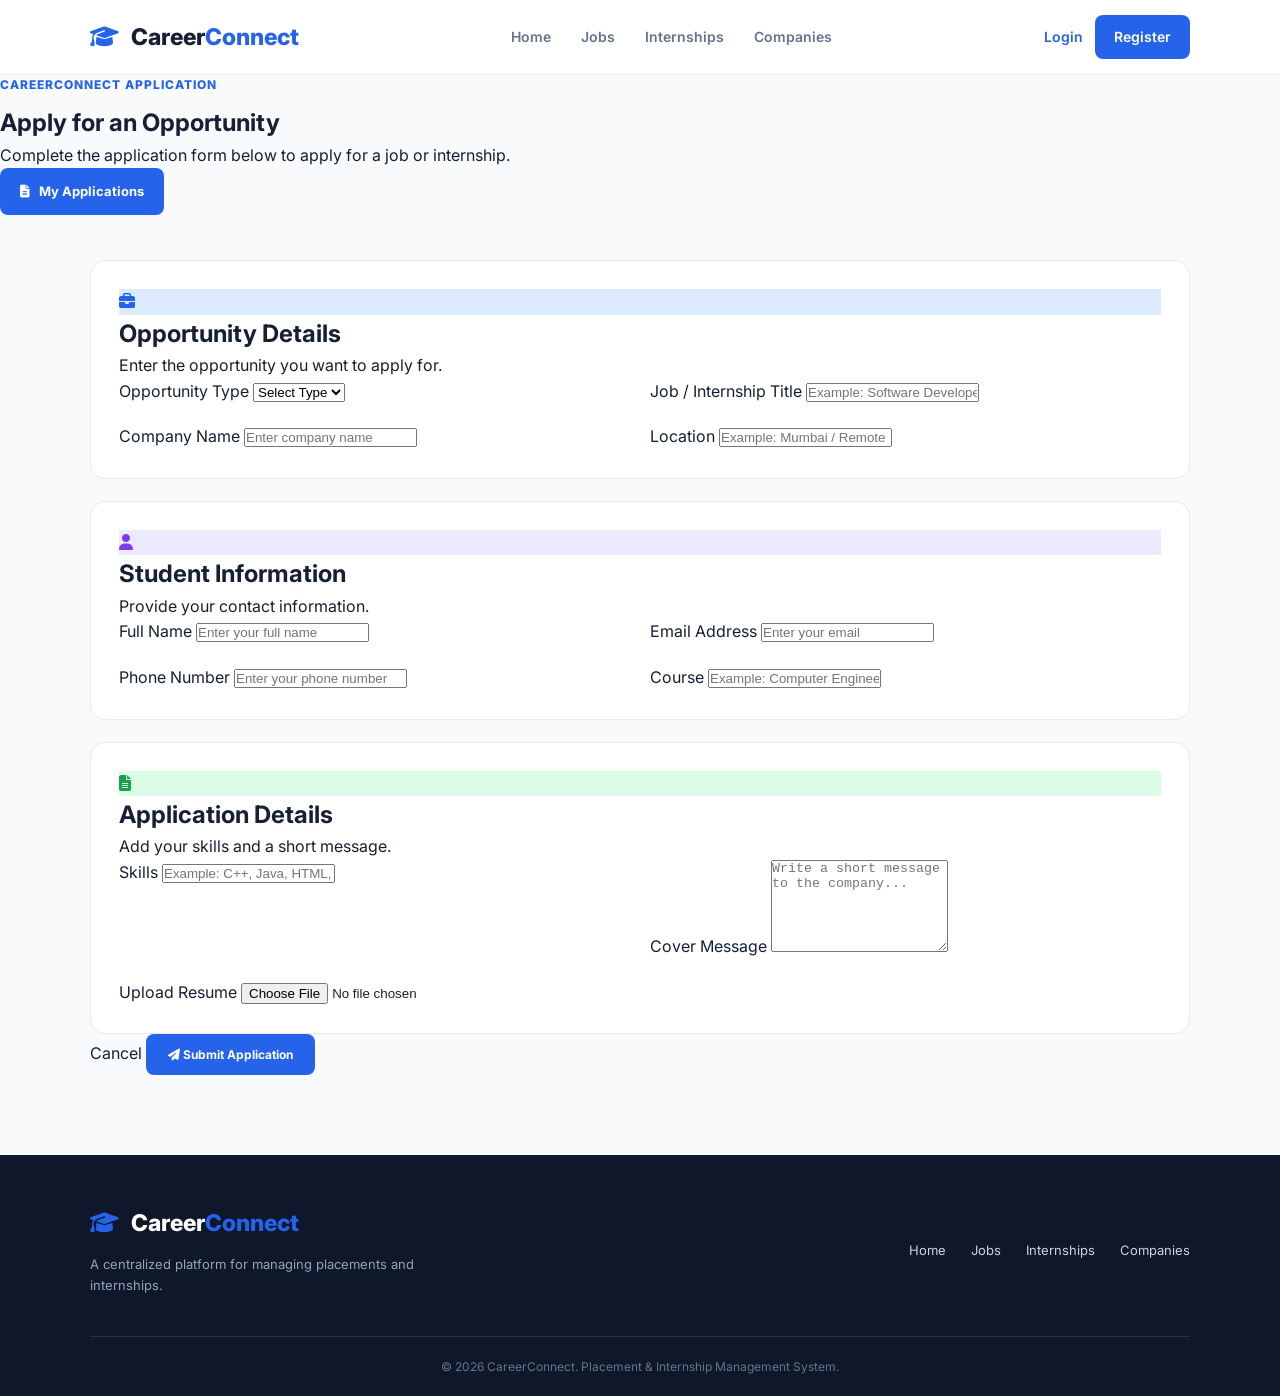
<file: applications/apply.html>
<!DOCTYPE html>
<html lang="en">

<head>

    <meta charset="UTF-8">

    <meta name="viewport" content="width=device-width, initial-scale=1.0">

    <title>Apply Now | CareerConnect</title>

    <link rel="stylesheet" href="../css/style.css">
    <link rel="stylesheet" href="../css/responsive.css">

    <link rel="preconnect" href="https://fonts.googleapis.com">
    <link rel="preconnect" href="https://fonts.gstatic.com" crossorigin>

    <link
        href="https://fonts.googleapis.com/css2?family=Inter:wght@400;500;600;700;800&display=swap"
        rel="stylesheet">

    <link
        rel="stylesheet"
        href="https://cdnjs.cloudflare.com/ajax/libs/font-awesome/6.5.2/css/all.min.css">

</head>


<body>


<!-- NAVBAR -->

<header class="navbar">

    <div class="logo">

        <i class="fa-solid fa-graduation-cap"></i>

        Career<span>Connect</span>

    </div>


    <nav>

        <a href="../index.html">
            Home
        </a>

        <a href="../pages/jobs.html">
            Jobs
        </a>

        <a href="../pages/internships.html">
            Internships
        </a>

        <a href="../pages/companies.html">
            Companies
        </a>

    </nav>


    <div class="nav-buttons">

        <a href="../pages/login.html" class="login-btn">
            Login
        </a>

        <a href="../pages/register.html" class="register-btn">
            Register
        </a>

    </div>

</header>



<!-- APPLICATION HEADER -->

<section class="profile-page-header">

    <div>

        <p class="section-tag">
            CAREERCONNECT APPLICATION
        </p>

        <h1>
            Apply for an <span>Opportunity</span>
        </h1>

        <p>
            Complete the application form below to apply
            for a job or internship.
        </p>

    </div>


    <a
        href="my-applications.html"
        class="dashboard-primary-btn">

        <i class="fa-solid fa-file-lines"></i>

        My Applications

    </a>

</section>



<!-- APPLICATION FORM -->

<main class="profile-container">

    <form id="applicationForm">


        <!-- OPPORTUNITY DETAILS -->

        <section class="profile-form-card">

            <div class="profile-form-heading">

                <div class="profile-form-icon blue-profile">

                    <i class="fa-solid fa-briefcase"></i>

                </div>


                <div>

                    <h2>
                        Opportunity Details
                    </h2>

                    <p>
                        Enter the opportunity you want to apply for.
                    </p>

                </div>

            </div>


            <div class="profile-form-grid">


                <div class="form-group">

                    <label>
                        Opportunity Type
                    </label>

                    <select id="opportunityType" required>

                        <option value="">
                            Select Type
                        </option>

                        <option value="Job">
                            Job
                        </option>

                        <option value="Internship">
                            Internship
                        </option>

                    </select>

                </div>



                <div class="form-group">

                    <label>
                        Job / Internship Title
                    </label>

                    <input
                        type="text"
                        id="opportunityTitle"
                        placeholder="Example: Software Developer Intern"
                        required>

                </div>



                <div class="form-group">

                    <label>
                        Company Name
                    </label>

                    <input
                        type="text"
                        id="companyName"
                        placeholder="Enter company name"
                        required>

                </div>



                <div class="form-group">

                    <label>
                        Location
                    </label>

                    <input
                        type="text"
                        id="companyLocation"
                        placeholder="Example: Mumbai / Remote">

                </div>

            </div>

        </section>



        <!-- STUDENT DETAILS -->

        <section class="profile-form-card">

            <div class="profile-form-heading">

                <div class="profile-form-icon purple-profile">

                    <i class="fa-solid fa-user"></i>

                </div>


                <div>

                    <h2>
                        Student Information
                    </h2>

                    <p>
                        Provide your contact information.
                    </p>

                </div>

            </div>


            <div class="profile-form-grid">


                <div class="form-group">

                    <label>
                        Full Name
                    </label>

                    <input
                        type="text"
                        id="studentName"
                        placeholder="Enter your full name"
                        required>

                </div>



                <div class="form-group">

                    <label>
                        Email Address
                    </label>

                    <input
                        type="email"
                        id="studentEmail"
                        placeholder="Enter your email"
                        required>

                </div>



                <div class="form-group">

                    <label>
                        Phone Number
                    </label>

                    <input
                        type="tel"
                        id="studentPhone"
                        placeholder="Enter your phone number"
                        required>

                </div>



                <div class="form-group">

                    <label>
                        Course
                    </label>

                    <input
                        type="text"
                        id="studentCourse"
                        placeholder="Example: Computer Engineering"
                        required>

                </div>

            </div>

        </section>



        <!-- APPLICATION DETAILS -->

        <section class="profile-form-card">

            <div class="profile-form-heading">

                <div class="profile-form-icon green-profile">

                    <i class="fa-solid fa-file-lines"></i>

                </div>


                <div>

                    <h2>
                        Application Details
                    </h2>

                    <p>
                        Add your skills and a short message.
                    </p>

                </div>

            </div>


            <div class="profile-form-grid">


                <div class="form-group full-width">

                    <label>
                        Skills
                    </label>

                    <input
                        type="text"
                        id="applicationSkills"
                        placeholder="Example: C++, Java, HTML, CSS, JavaScript"
                        required>

                </div>



                <div class="form-group full-width">

                    <label>
                        Cover Message
                    </label>

                    <textarea
                        id="coverMessage"
                        rows="6"
                        placeholder="Write a short message to the company..."
                        required></textarea>

                </div>



                <div class="form-group full-width">

                    <label>
                        Upload Resume
                    </label>

                    <input
                        type="file"
                        id="resume"
                        accept=".pdf,.doc,.docx"
                        required>

                </div>

            </div>

        </section>



        <!-- BUTTONS -->

        <div class="profile-save-section">


            <a
                href="my-applications.html"
                class="cancel-profile-btn">

                Cancel

            </a>


            <button
                type="submit"
                class="save-profile-btn">

                <i class="fa-solid fa-paper-plane"></i>

                Submit Application

            </button>

        </div>


    </form>


    <!-- SUCCESS MESSAGE -->

    <section
        id="applicationSuccess"
        class="saved-profile-card"
        style="display: none;">

        <div class="saved-profile-heading">

            <div>

                <p class="section-tag">
                    APPLICATION SUBMITTED
                </p>

                <h2>
                    Application Submitted Successfully!
                </h2>

            </div>


            <i class="fa-solid fa-circle-check"></i>

        </div>


        <p>

            Your application has been recorded successfully.
            You can track its status from My Applications.

        </p>


        <div style="margin-top: 25px;">

            <a
                href="my-applications.html"
                class="save-profile-btn">

                <i class="fa-solid fa-file-lines"></i>

                View My Applications

            </a>

        </div>

    </section>

</main>



<!-- FOOTER -->

<footer>

    <div class="footer-content">


        <div>

            <div class="logo footer-logo">

                <i class="fa-solid fa-graduation-cap"></i>

                Career<span>Connect</span>

            </div>


            <p>

                A centralized platform for managing
                placements and internships.

            </p>

        </div>



        <div class="footer-links">

            <a href="../index.html">
                Home
            </a>

            <a href="../pages/jobs.html">
                Jobs
            </a>

            <a href="../pages/internships.html">
                Internships
            </a>

            <a href="../pages/companies.html">
                Companies
            </a>

        </div>


    </div>


    <div class="copyright">

        © 2026 CareerConnect.
        Placement & Internship Management System.

    </div>

</footer>



<!-- APPLICATION JAVASCRIPT -->

<script>

const applicationForm =
    document.getElementById("applicationForm");


applicationForm.addEventListener("submit", function(event) {

    event.preventDefault();


    const application = {

        type:
            document.getElementById("opportunityType").value,

        title:
            document.getElementById("opportunityTitle").value,

        company:
            document.getElementById("companyName").value,

        location:
            document.getElementById("companyLocation").value,

        studentName:
            document.getElementById("studentName").value,

        email:
            document.getElementById("studentEmail").value,

        phone:
            document.getElementById("studentPhone").value,

        course:
            document.getElementById("studentCourse").value,

        skills:
            document.getElementById("applicationSkills").value,

        message:
            document.getElementById("coverMessage").value,

        status:
            "Application Submitted",

        date:
            new Date().toLocaleDateString()

    };


    let applications =
        JSON.parse(
            localStorage.getItem("careerConnectApplications")
        ) || [];


    applications.push(application);


    localStorage.setItem(
        "careerConnectApplications",
        JSON.stringify(applications)
    );


    applicationForm.style.display = "none";


    document.getElementById("applicationSuccess")
        .style.display = "block";


    alert("Application submitted successfully!");

});

</script>


</body>

</html>
</file>
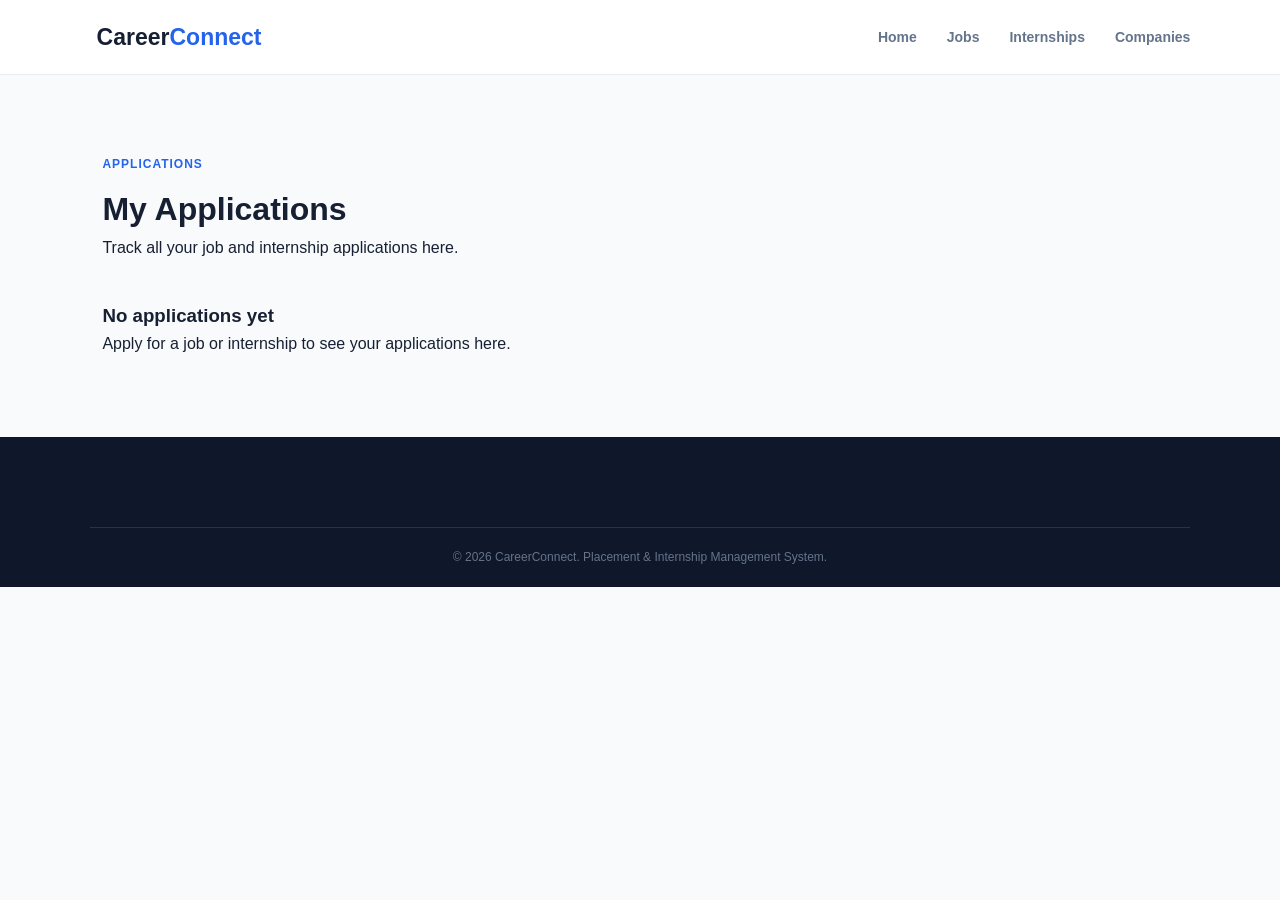
<file: applications/my-applications.html>
<!DOCTYPE html>
<html lang="en">

<head>

    <meta charset="UTF-8">

    <meta name="viewport" content="width=device-width, initial-scale=1.0">

    <title>My Applications | CareerConnect</title>

    <link rel="stylesheet" href="../css/style.css">
    <link rel="stylesheet" href="../css/responsive.css">

</head>

<body>

<header class="navbar">

    <div class="logo">
        <i class="fa-solid fa-graduation-cap"></i>
        Career<span>Connect</span>
    </div>

    <nav>

        <a href="../index.html">Home</a>

        <a href="../pages/jobs.html">Jobs</a>

        <a href="../pages/internships.html">Internships</a>

        <a href="../pages/companies.html">Companies</a>

    </nav>

</header>


<main style="padding: 80px 8%;">

    <p class="section-tag">
        APPLICATIONS
    </p>

    <h1>
        My Applications
    </h1>

    <p>
        Track all your job and internship applications here.
    </p>


    <div style="margin-top: 40px;">

        <h3>
            No applications yet
        </h3>

        <p>
            Apply for a job or internship to see your applications here.
        </p>

    </div>

</main>


<footer>

    <div class="copyright">

        © 2026 CareerConnect.
        Placement & Internship Management System.

    </div>

</footer>

</body>

</html>
</file>
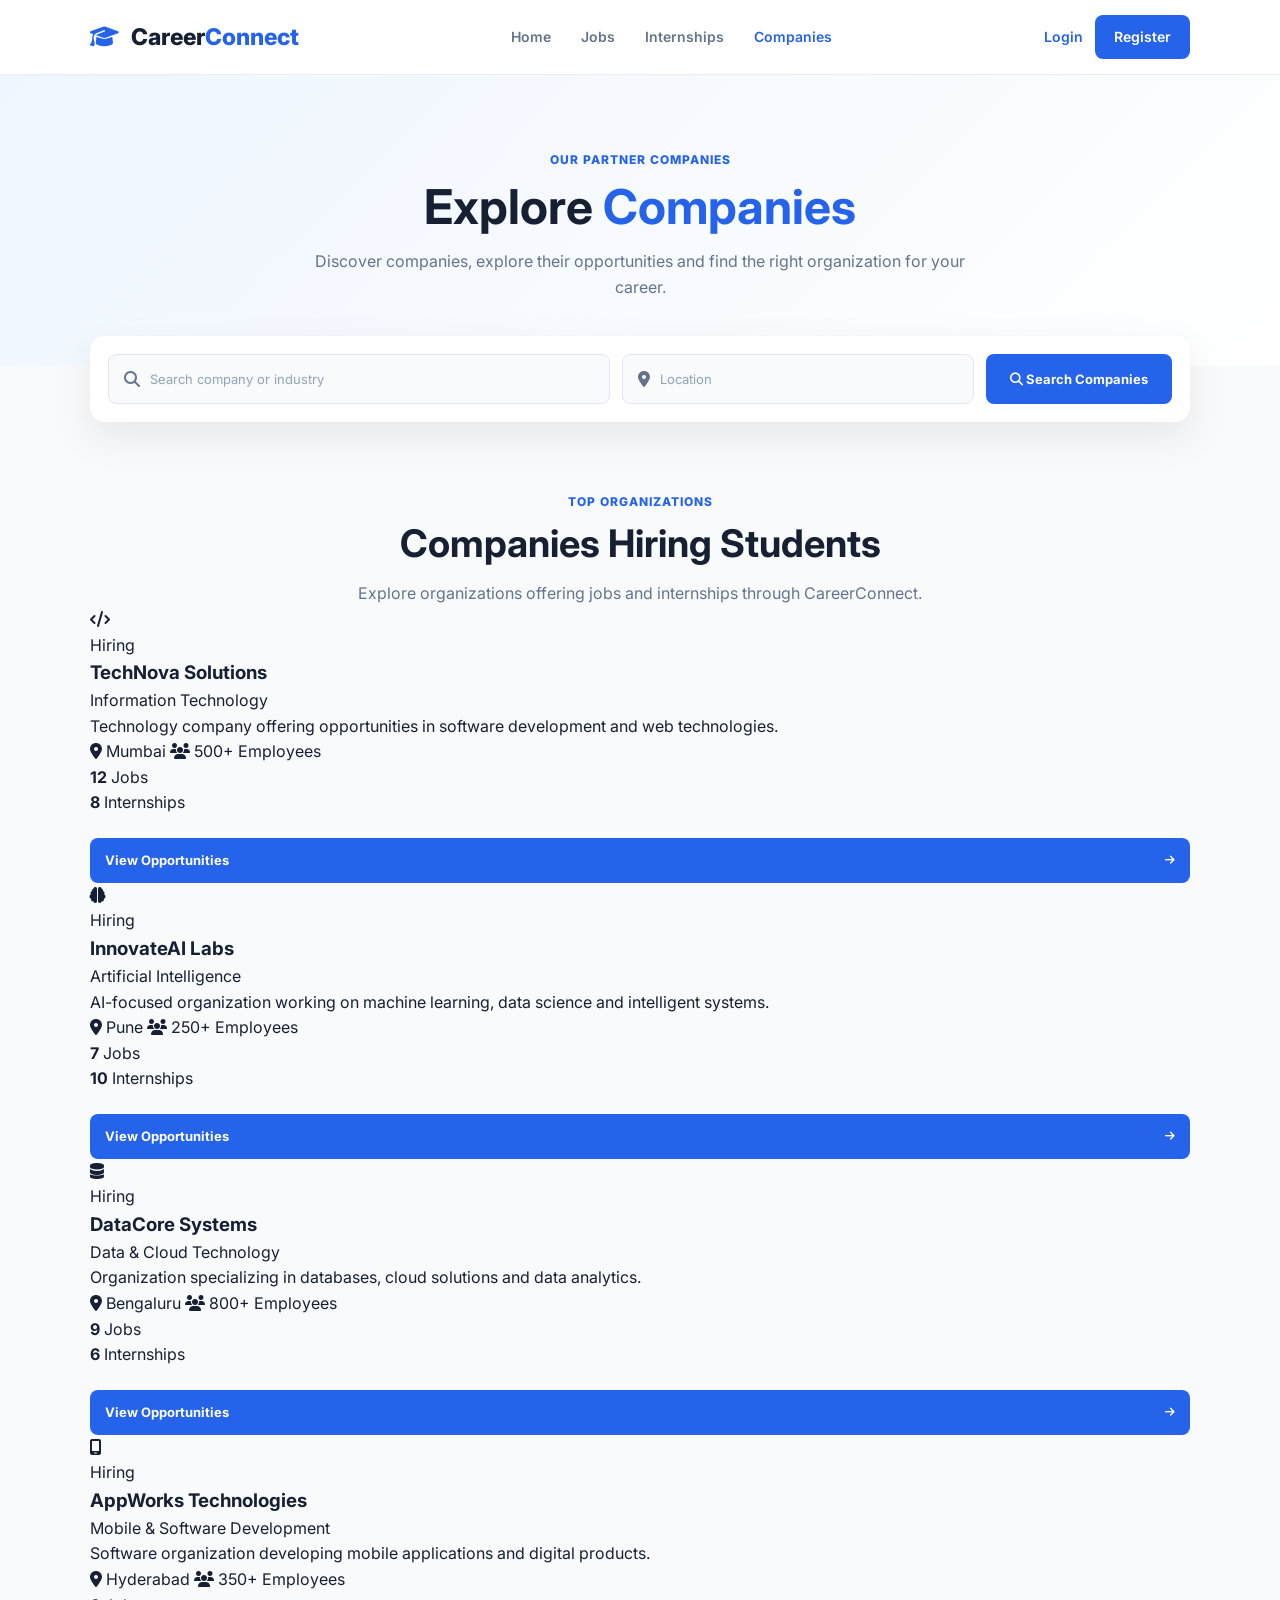
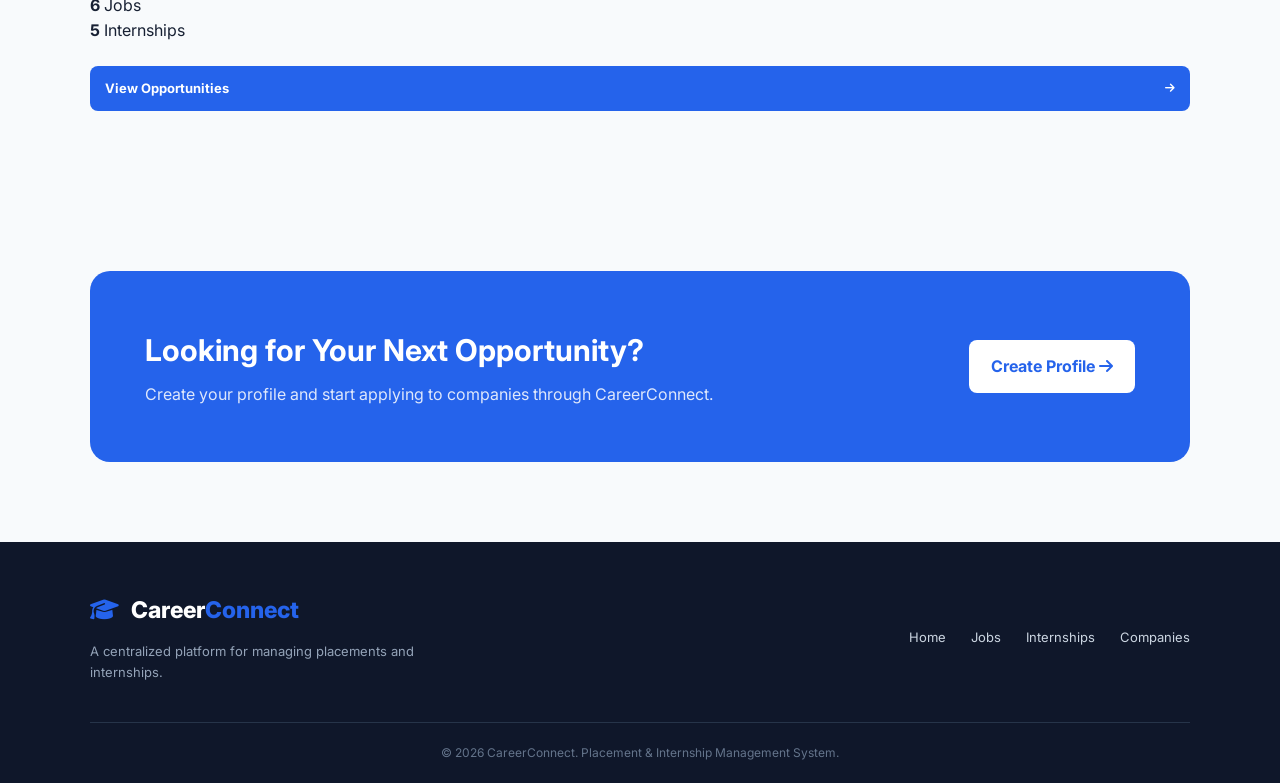
<file: pages/companies.html>
<!DOCTYPE html>
<html lang="en">

<head>

    <meta charset="UTF-8">

    <meta name="viewport" content="width=device-width, initial-scale=1.0">

    <title>Companies | CareerConnect</title>

    <link rel="stylesheet" href="../css/style.css">
    <link rel="stylesheet" href="../css/responsive.css">

    <link rel="preconnect" href="https://fonts.googleapis.com">

    <link rel="preconnect" href="https://fonts.gstatic.com" crossorigin>

    <link
        href="https://fonts.googleapis.com/css2?family=Inter:wght@400;500;600;700;800&display=swap"
        rel="stylesheet">

    <link
        rel="stylesheet"
        href="https://cdnjs.cloudflare.com/ajax/libs/font-awesome/6.5.2/css/all.min.css">

</head>


<body>


<!-- =========================
     NAVIGATION BAR
========================== -->

<header class="navbar">

    <div class="logo">

        <i class="fa-solid fa-graduation-cap"></i>

        Career<span>Connect</span>

    </div>


    <nav>

        <a href="../index.html">
            Home
        </a>

        <a href="jobs.html">
            Jobs
        </a>

        <a href="internships.html">
            Internships
        </a>

        <a href="companies.html" class="active">
            Companies
        </a>

    </nav>


    <div class="nav-buttons">

        <a href="login.html" class="login-btn">
            Login
        </a>

        <a href="register.html" class="register-btn">
            Register
        </a>

    </div>

</header>



<!-- =========================
     PAGE HEADER
========================== -->

<section class="page-header">

    <div>

        <p class="section-tag">
            OUR PARTNER COMPANIES
        </p>

        <h1>
            Explore <span>Companies</span>
        </h1>

        <p>
            Discover companies, explore their opportunities
            and find the right organization for your career.
        </p>

    </div>

</section>



<!-- =========================
     SEARCH
========================== -->

<section class="job-search">

    <div class="search-box">

        <i class="fa-solid fa-magnifying-glass"></i>

        <input
            type="text"
            id="companySearch"
            placeholder="Search company or industry">

    </div>


    <div class="search-box">

        <i class="fa-solid fa-location-dot"></i>

        <input
            type="text"
            id="locationSearch"
            placeholder="Location">

    </div>


    <button
        class="search-btn"
        id="searchCompaniesBtn">

        <i class="fa-solid fa-search"></i>

        Search Companies

    </button>

</section>



<!-- =========================
     COMPANIES
========================== -->

<section class="job-section">


    <div class="section-heading">

        <p class="section-tag">
            TOP ORGANIZATIONS
        </p>

        <h2>
            Companies Hiring Students
        </h2>

        <p>
            Explore organizations offering jobs and
            internships through CareerConnect.
        </p>

    </div>



    <div class="company-grid" id="companyGrid">


        <!-- COMPANY 1 -->

        <div class="company-card">

            <div class="company-card-top">

                <div class="large-company-icon">

                    <i class="fa-solid fa-code"></i>

                </div>

                <span class="company-status">
                    Hiring
                </span>

            </div>


            <h3>
                TechNova Solutions
            </h3>


            <p class="company-industry">
                Information Technology
            </p>


            <p class="company-description">
                Technology company offering opportunities
                in software development and web technologies.
            </p>


            <div class="company-info">

                <span>

                    <i class="fa-solid fa-location-dot"></i>

                    Mumbai

                </span>


                <span>

                    <i class="fa-solid fa-users"></i>

                    500+ Employees

                </span>

            </div>


            <div class="company-opportunities">

                <div>

                    <strong>
                        12
                    </strong>

                    <span>
                        Jobs
                    </span>

                </div>


                <div>

                    <strong>
                        8
                    </strong>

                    <span>
                        Internships
                    </span>

                </div>

            </div>


            <a
                href="jobs.html"
                class="apply-btn">

                View Opportunities

                <i class="fa-solid fa-arrow-right"></i>

            </a>

        </div>



        <!-- COMPANY 2 -->

        <div class="company-card">

            <div class="company-card-top">

                <div class="large-company-icon purple-company-icon">

                    <i class="fa-solid fa-brain"></i>

                </div>

                <span class="company-status">
                    Hiring
                </span>

            </div>


            <h3>
                InnovateAI Labs
            </h3>


            <p class="company-industry">
                Artificial Intelligence
            </p>


            <p class="company-description">
                AI-focused organization working on machine
                learning, data science and intelligent systems.
            </p>


            <div class="company-info">

                <span>

                    <i class="fa-solid fa-location-dot"></i>

                    Pune

                </span>


                <span>

                    <i class="fa-solid fa-users"></i>

                    250+ Employees

                </span>

            </div>


            <div class="company-opportunities">

                <div>

                    <strong>
                        7
                    </strong>

                    <span>
                        Jobs
                    </span>

                </div>


                <div>

                    <strong>
                        10
                    </strong>

                    <span>
                        Internships
                    </span>

                </div>

            </div>


            <a
                href="internships.html"
                class="apply-btn">

                View Opportunities

                <i class="fa-solid fa-arrow-right"></i>

            </a>

        </div>



        <!-- COMPANY 3 -->

        <div class="company-card">

            <div class="company-card-top">

                <div class="large-company-icon green-company-icon">

                    <i class="fa-solid fa-database"></i>

                </div>

                <span class="company-status">
                    Hiring
                </span>

            </div>


            <h3>
                DataCore Systems
            </h3>


            <p class="company-industry">
                Data & Cloud Technology
            </p>


            <p class="company-description">
                Organization specializing in databases,
                cloud solutions and data analytics.
            </p>


            <div class="company-info">

                <span>

                    <i class="fa-solid fa-location-dot"></i>

                    Bengaluru

                </span>


                <span>

                    <i class="fa-solid fa-users"></i>

                    800+ Employees

                </span>

            </div>


            <div class="company-opportunities">

                <div>

                    <strong>
                        9
                    </strong>

                    <span>
                        Jobs
                    </span>

                </div>


                <div>

                    <strong>
                        6
                    </strong>

                    <span>
                        Internships
                    </span>

                </div>

            </div>


            <a
                href="jobs.html"
                class="apply-btn">

                View Opportunities

                <i class="fa-solid fa-arrow-right"></i>

            </a>

        </div>



        <!-- COMPANY 4 -->

        <div class="company-card">

            <div class="company-card-top">

                <div class="large-company-icon orange-company-icon">

                    <i class="fa-solid fa-mobile-screen"></i>

                </div>

                <span class="company-status">
                    Hiring
                </span>

            </div>


            <h3>
                AppWorks Technologies
            </h3>


            <p class="company-industry">
                Mobile & Software Development
            </p>


            <p class="company-description">
                Software organization developing mobile
                applications and digital products.
            </p>


            <div class="company-info">

                <span>

                    <i class="fa-solid fa-location-dot"></i>

                    Hyderabad

                </span>


                <span>

                    <i class="fa-solid fa-users"></i>

                    350+ Employees

                </span>

            </div>


            <div class="company-opportunities">

                <div>

                    <strong>
                        6
                    </strong>

                    <span>
                        Jobs
                    </span>

                </div>


                <div>

                    <strong>
                        5
                    </strong>

                    <span>
                        Internships
                    </span>

                </div>

            </div>


            <a
                href="internships.html"
                class="apply-btn">

                View Opportunities

                <i class="fa-solid fa-arrow-right"></i>

            </a>

        </div>


    </div>


    <!-- NO RESULTS MESSAGE -->

    <div
        id="noResults"
        style="
            display: none;
            text-align: center;
            padding: 40px;
            font-size: 18px;
        ">

        <i class="fa-solid fa-building-circle-xmark"
           style="font-size: 35px; margin-bottom: 15px;">
        </i>

        <h3>
            No Companies Found
        </h3>

        <p>
            Try searching with a different company,
            industry or location.
        </p>

    </div>


</section>



<!-- =========================
     CTA
========================== -->

<section class="cta">

    <div>

        <h2>
            Looking for Your Next Opportunity?
        </h2>

        <p>
            Create your profile and start applying
            to companies through CareerConnect.
        </p>

    </div>


    <a
        href="../Profile/index.html"
        class="cta-btn">

        Create Profile

        <i class="fa-solid fa-arrow-right"></i>

    </a>

</section>



<!-- =========================
     FOOTER
========================== -->

<footer>

    <div class="footer-content">


        <div>

            <div class="logo footer-logo">

                <i class="fa-solid fa-graduation-cap"></i>

                Career<span>Connect</span>

            </div>


            <p>

                A centralized platform for managing
                placements and internships.

            </p>

        </div>


        <div class="footer-links">

            <a href="../index.html">
                Home
            </a>

            <a href="jobs.html">
                Jobs
            </a>

            <a href="internships.html">
                Internships
            </a>

            <a href="companies.html">
                Companies
            </a>

        </div>


    </div>


    <div class="copyright">

        © 2026 CareerConnect.
        Placement & Internship Management System.

    </div>

</footer>



<!-- =========================
     COMPANY SEARCH JAVASCRIPT
========================== -->

<script>

const companySearch =
    document.getElementById("companySearch");

const locationSearch =
    document.getElementById("locationSearch");

const searchButton =
    document.getElementById("searchCompaniesBtn");

const companyCards =
    document.querySelectorAll(".company-card");

const noResults =
    document.getElementById("noResults");


function searchCompanies() {

    const companyValue =
        companySearch.value
        .toLowerCase()
        .trim();


    const locationValue =
        locationSearch.value
        .toLowerCase()
        .trim();


    let visibleCompanies = 0;


    companyCards.forEach(function(card) {

        const companyName =
            card.querySelector("h3")
            .textContent
            .toLowerCase();


        const industry =
            card.querySelector(".company-industry")
            .textContent
            .toLowerCase();


        const description =
            card.querySelector(".company-description")
            .textContent
            .toLowerCase();


        const location =
            card.querySelector(".company-info span")
            .textContent
            .toLowerCase();


        const companyMatch =
            companyValue === "" ||
            companyName.includes(companyValue) ||
            industry.includes(companyValue) ||
            description.includes(companyValue);


        const locationMatch =
            locationValue === "" ||
            location.includes(locationValue);


        if (companyMatch && locationMatch) {

            card.style.display = "";

            visibleCompanies++;

        } else {

            card.style.display = "none";

        }

    });


    if (visibleCompanies === 0) {

        noResults.style.display = "block";

    } else {

        noResults.style.display = "none";

    }

}


searchButton.addEventListener(
    "click",
    searchCompanies
);


companySearch.addEventListener(
    "keyup",
    function(event) {

        if (event.key === "Enter") {

            searchCompanies();

        }

    }
);


locationSearch.addEventListener(
    "keyup",
    function(event) {

        if (event.key === "Enter") {

            searchCompanies();

        }

    }
);

</script>


</body>

</html>
</file>
<file: css/style.css>
* {
    margin: 0;
    padding: 0;
    box-sizing: border-box;
}

html {
    scroll-behavior: smooth;
}

body {
    font-family: 'Inter', sans-serif;
    background: #f8fafc;
    color: #172033;
    line-height: 1.6;
}

a {
    text-decoration: none;
    color: inherit;
}


/* =========================
   NAVBAR
========================= */

.navbar {
    height: 75px;
    padding: 0 7%;
    display: flex;
    align-items: center;
    justify-content: space-between;
    background: white;
    border-bottom: 1px solid #e8edf3;
    position: sticky;
    top: 0;
    z-index: 1000;
}

.logo {
    font-size: 23px;
    font-weight: 800;
    color: #172033;
}

.logo i {
    color: #2563eb;
    margin-right: 7px;
}

.logo span {
    color: #2563eb;
}

.navbar nav {
    display: flex;
    gap: 30px;
}

.navbar nav a {
    font-size: 14px;
    font-weight: 600;
    color: #64748b;
    transition: 0.3s;
}

.navbar nav a:hover,
.navbar nav a.active {
    color: #2563eb;
}

.nav-buttons {
    display: flex;
    align-items: center;
    gap: 12px;
}

.login-btn {
    color: #2563eb;
    font-weight: 600;
    font-size: 14px;
}

.register-btn {
    background: #2563eb;
    color: white;
    padding: 11px 19px;
    border-radius: 8px;
    font-size: 14px;
    font-weight: 600;
    transition: 0.3s;
}

.register-btn:hover {
    background: #1d4ed8;
}


/* =========================
   HERO SECTION
========================= */

.hero {
    min-height: 650px;
    padding: 80px 7%;
    display: grid;
    grid-template-columns: 1.1fr 0.9fr;
    align-items: center;
    gap: 60px;
    background: linear-gradient(135deg, #eff6ff, #ffffff);
}

.hero-content {
    max-width: 700px;
}

.hero-badge {
    display: inline-flex;
    gap: 8px;
    align-items: center;
    background: #dbeafe;
    color: #2563eb;
    padding: 8px 14px;
    border-radius: 30px;
    font-size: 12px;
    font-weight: 700;
    margin-bottom: 22px;
}

.hero h1 {
    font-size: clamp(42px, 5vw, 65px);
    line-height: 1.08;
    letter-spacing: -2px;
}

.hero h1 span {
    color: #2563eb;
}

.hero-content > p {
    max-width: 600px;
    color: #64748b;
    margin-top: 24px;
    font-size: 16px;
}

.hero-buttons {
    display: flex;
    gap: 15px;
    margin-top: 30px;
}

.primary-btn,
.secondary-btn {
    padding: 14px 22px;
    border-radius: 8px;
    font-weight: 600;
    font-size: 14px;
    transition: 0.3s;
}

.primary-btn {
    background: #2563eb;
    color: white;
}

.primary-btn:hover {
    background: #1d4ed8;
    transform: translateY(-2px);
}

.primary-btn i {
    margin-left: 8px;
}

.secondary-btn {
    background: white;
    color: #172033;
    border: 1px solid #d9e0e8;
}

.secondary-btn:hover {
    border-color: #2563eb;
    color: #2563eb;
}


/* =========================
   HERO STATISTICS
========================= */

.hero-stats {
    display: flex;
    gap: 45px;
    margin-top: 45px;
}

.hero-stats h3 {
    font-size: 25px;
}

.hero-stats p {
    color: #64748b;
    font-size: 12px;
}


/* =========================
   DASHBOARD CARD
========================= */

.hero-card {
    display: flex;
    justify-content: center;
}

.dashboard-card {
    width: 100%;
    max-width: 480px;
    background: white;
    border-radius: 20px;
    padding: 28px;
    box-shadow: 0 25px 60px rgba(37, 99, 235, 0.15);
    border: 1px solid #e6edf5;
}

.dashboard-top {
    display: flex;
    justify-content: space-between;
    align-items: center;
}

.dashboard-top p {
    font-size: 12px;
    color: #64748b;
}

.dashboard-top h2 {
    font-size: 20px;
    margin-top: 4px;
}

.profile-icon {
    width: 45px;
    height: 45px;
    background: #dbeafe;
    color: #2563eb;
    border-radius: 50%;
    display: flex;
    align-items: center;
    justify-content: center;
}


/* =========================
   PROFILE PROGRESS
========================= */

.progress-section {
    margin-top: 35px;
}

.progress-header {
    display: flex;
    justify-content: space-between;
    font-size: 13px;
    margin-bottom: 9px;
}

.progress-bar {
    height: 9px;
    background: #e5e7eb;
    border-radius: 10px;
    overflow: hidden;
}

.progress-bar div {
    width: 85%;
    height: 100%;
    background: #2563eb;
    border-radius: 10px;
}


/* =========================
   MINI CARDS
========================= */

.mini-cards {
    display: grid;
    grid-template-columns: repeat(3, 1fr);
    gap: 12px;
    margin-top: 30px;
}

.mini-card {
    padding: 17px 10px;
    text-align: center;
    background: #f8fafc;
    border-radius: 10px;
}

.mini-card i {
    color: #2563eb;
    display: block;
    margin-bottom: 7px;
}

.mini-card strong {
    display: block;
    font-size: 20px;
}

.mini-card span {
    font-size: 10px;
    color: #64748b;
}


/* =========================
   COMMON SECTIONS
========================= */

.features,
.how-it-works {
    padding: 90px 7%;
}

.section-heading {
    text-align: center;
    max-width: 650px;
    margin: auto;
}

.section-tag {
    color: #2563eb;
    font-size: 12px;
    font-weight: 800;
    letter-spacing: 1px;
    margin-bottom: 10px;
}

.section-heading h2 {
    font-size: 38px;
    line-height: 1.2;
}

.section-heading h2 span {
    color: #2563eb;
}

.section-heading > p:last-child {
    color: #64748b;
    margin-top: 15px;
}


/* =========================
   FEATURE CARDS
========================= */

.feature-grid {
    margin-top: 50px;
    display: grid;
    grid-template-columns: repeat(4, 1fr);
    gap: 20px;
}

.feature-card {
    background: white;
    padding: 28px;
    border-radius: 15px;
    border: 1px solid #e5eaf0;
    transition: 0.3s;
}

.feature-card:hover {
    transform: translateY(-6px);
    box-shadow: 0 15px 30px rgba(0, 0, 0, 0.07);
}

.feature-icon {
    width: 48px;
    height: 48px;
    display: flex;
    align-items: center;
    justify-content: center;
    border-radius: 10px;
    margin-bottom: 20px;
}

.blue {
    background: #dbeafe;
    color: #2563eb;
}

.purple {
    background: #ede9fe;
    color: #7c3aed;
}

.green {
    background: #dcfce7;
    color: #16a34a;
}

.orange {
    background: #ffedd5;
    color: #ea580c;
}

.feature-card h3 {
    font-size: 17px;
    margin-bottom: 10px;
}

.feature-card p {
    color: #64748b;
    font-size: 13px;
}


/* =========================
   HOW IT WORKS
========================= */

.how-it-works {
    background: #f1f5f9;
}

.steps {
    margin-top: 50px;
    display: grid;
    grid-template-columns: repeat(4, 1fr);
    gap: 25px;
}

.step {
    text-align: center;
    background: white;
    padding: 30px 20px;
    border-radius: 15px;
}

.step-number {
    width: 50px;
    height: 50px;
    margin: 0 auto 20px;
    background: #2563eb;
    color: white;
    border-radius: 50%;
    display: flex;
    align-items: center;
    justify-content: center;
    font-weight: 800;
    font-size: 13px;
}

.step h3 {
    margin-bottom: 10px;
}

.step p {
    color: #64748b;
    font-size: 13px;
}


/* =========================
   CTA SECTION
========================= */

.cta {
    margin: 80px 7%;
    padding: 55px;
    border-radius: 20px;
    background: #2563eb;
    color: white;
    display: flex;
    justify-content: space-between;
    align-items: center;
    gap: 30px;
}

.cta h2 {
    font-size: 30px;
}

.cta p {
    margin-top: 8px;
    opacity: 0.85;
}

.cta-btn {
    background: white;
    color: #2563eb;
    padding: 14px 22px;
    border-radius: 8px;
    font-weight: 700;
    white-space: nowrap;
    transition: 0.3s;
}

.cta-btn:hover {
    transform: translateY(-2px);
}


/* =========================
   FOOTER
========================= */

footer {
    background: #0f172a;
    color: white;
    padding: 50px 7% 20px;
}

.footer-content {
    display: flex;
    justify-content: space-between;
    gap: 40px;
}

.footer-logo {
    color: white;
}

.footer-content p {
    color: #94a3b8;
    max-width: 400px;
    margin-top: 12px;
    font-size: 13px;
}

.footer-links {
    display: flex;
    gap: 25px;
    align-items: center;
}

.footer-links a {
    color: #cbd5e1;
    font-size: 13px;
    transition: 0.3s;
}

.footer-links a:hover {
    color: white;
}

.copyright {
    border-top: 1px solid #263449;
    margin-top: 40px;
    padding-top: 20px;
    color: #64748b;
    font-size: 12px;
    text-align: center;
}
/* =========================
   JOBS PAGE
========================= */

.page-header {
    padding: 75px 7% 65px;
    background: linear-gradient(135deg, #eff6ff, #ffffff);
    text-align: center;
}

.page-header h1 {
    font-size: 48px;
    line-height: 1.15;
    margin-top: 10px;
}

.page-header h1 span {
    color: #2563eb;
}

.page-header p:last-child {
    max-width: 650px;
    margin: 15px auto 0;
    color: #64748b;
}


/* =========================
   JOB SEARCH
========================= */

.job-search {
    width: 86%;
    max-width: 1100px;
    margin: -30px auto 70px;
    padding: 18px;
    background: white;
    border-radius: 15px;
    box-shadow: 0 15px 40px rgba(0, 0, 0, 0.08);
    display: grid;
    grid-template-columns: 1fr 0.7fr auto;
    gap: 12px;
    position: relative;
}

.search-box {
    height: 50px;
    display: flex;
    align-items: center;
    gap: 10px;
    padding: 0 15px;
    border: 1px solid #e2e8f0;
    border-radius: 8px;
    background: #f8fafc;
}

.search-box i {
    color: #64748b;
}

.search-box input {
    width: 100%;
    border: none;
    outline: none;
    background: transparent;
    font-family: inherit;
    font-size: 13px;
}

.search-box input::placeholder {
    color: #94a3b8;
}

.search-btn {
    height: 50px;
    padding: 0 24px;
    border: none;
    border-radius: 8px;
    background: #2563eb;
    color: white;
    font-family: inherit;
    font-size: 13px;
    font-weight: 700;
    cursor: pointer;
    transition: 0.3s;
}

.search-btn:hover {
    background: #1d4ed8;
    transform: translateY(-2px);
}


/* =========================
   JOB SECTION
========================= */

.job-section {
    padding: 0 7% 80px;
}

.job-grid {
    margin-top: 45px;
    display: grid;
    grid-template-columns: repeat(2, 1fr);
    gap: 22px;
}


/* =========================
   JOB CARD
========================= */

.job-card {
    background: white;
    border: 1px solid #e5eaf0;
    border-radius: 15px;
    padding: 27px;
    transition: 0.3s;
}

.job-card:hover {
    transform: translateY(-5px);
    box-shadow: 0 15px 35px rgba(0, 0, 0, 0.08);
    border-color: #dbeafe;
}

.job-top {
    display: flex;
    justify-content: space-between;
    align-items: center;
}

.company-icon {
    width: 48px;
    height: 48px;
    border-radius: 10px;
    background: #dbeafe;
    color: #2563eb;
    display: flex;
    align-items: center;
    justify-content: center;
    font-size: 18px;
}

.purple-icon {
    background: #ede9fe;
    color: #7c3aed;
}

.green-icon {
    background: #dcfce7;
    color: #16a34a;
}

.orange-icon {
    background: #ffedd5;
    color: #ea580c;
}

.job-type {
    background: #eff6ff;
    color: #2563eb;
    padding: 6px 11px;
    border-radius: 20px;
    font-size: 11px;
    font-weight: 700;
}

.job-card h3 {
    font-size: 19px;
    margin-top: 20px;
}

.company-name {
    color: #64748b;
    font-size: 13px;
    margin-top: 4px;
    font-weight: 500;
}


/* =========================
   JOB DETAILS
========================= */

.job-details {
    display: flex;
    gap: 22px;
    margin-top: 20px;
    padding-top: 17px;
    border-top: 1px solid #edf1f5;
}

.job-details span {
    color: #64748b;
    font-size: 12px;
}

.job-details i {
    color: #2563eb;
    margin-right: 5px;
}


/* =========================
   JOB TAGS
========================= */

.job-tags {
    display: flex;
    flex-wrap: wrap;
    gap: 7px;
    margin-top: 18px;
}

.job-tags span {
    background: #f1f5f9;
    color: #475569;
    padding: 5px 10px;
    border-radius: 5px;
    font-size: 10px;
    font-weight: 600;
}


/* =========================
   APPLY BUTTON
========================= */

.apply-btn {
    display: flex;
    justify-content: space-between;
    align-items: center;
    margin-top: 22px;
    padding: 12px 15px;
    border-radius: 8px;
    background: #2563eb;
    color: white;
    font-size: 13px;
    font-weight: 700;
    transition: 0.3s;
}

.apply-btn:hover {
    background: #1d4ed8;
}

.apply-btn i {
    font-size: 11px;
}


/* =========================
   JOB PAGE RESPONSIVE
========================= */

@media (max-width: 900px) {

    .job-search {
        grid-template-columns: 1fr;
    }

    .job-grid {
        grid-template-columns: 1fr;
    }

    .page-header h1 {
        font-size: 40px;
    }

}


@media (max-width: 600px) {

    .page-header {
        padding: 55px 5% 50px;
    }

    .page-header h1 {
        font-size: 32px;
    }

    .job-search {
        width: 90%;
        margin-top: -20px;
    }

    .job-section {
        padding-left: 5%;
        padding-right: 5%;
    }

    .job-details {
        flex-direction: column;
        gap: 8px;
    }

}
/* =========================
   STUDENT DASHBOARD
========================= */

.dashboard-header {
    padding: 55px 7% 45px;
    background: linear-gradient(135deg, #eff6ff, #ffffff);
    display: flex;
    justify-content: space-between;
    align-items: center;
    gap: 30px;
}

.dashboard-header h1 {
    font-size: 40px;
    margin-top: 8px;
}

.dashboard-header h1 span {
    color: #2563eb;
}

.dashboard-header p:last-child {
    color: #64748b;
    margin-top: 10px;
    max-width: 600px;
}

.dashboard-primary-btn {
    display: inline-flex;
    align-items: center;
    gap: 9px;
    padding: 13px 20px;
    border-radius: 8px;
    background: #2563eb;
    color: white;
    font-size: 13px;
    font-weight: 700;
    text-decoration: none;
    transition: 0.3s;
}

.dashboard-primary-btn:hover {
    background: #1d4ed8;
    transform: translateY(-2px);
}

.dashboard-user {
    display: flex;
    align-items: center;
    gap: 10px;
}

.dashboard-user-icon {
    width: 38px;
    height: 38px;
    border-radius: 50%;
    background: #dbeafe;
    color: #2563eb;
    display: flex;
    align-items: center;
    justify-content: center;
}

.dashboard-user strong,
.dashboard-user span {
    display: block;
}

.dashboard-user strong {
    font-size: 12px;
}

.dashboard-user span {
    color: #64748b;
    font-size: 10px;
    margin-top: 2px;
}


/* Dashboard container */

.dashboard-container {
    width: 86%;
    max-width: 1200px;
    margin: 45px auto 80px;
}


/* Statistics */

.dashboard-stats {
    display: grid;
    grid-template-columns: repeat(4, 1fr);
    gap: 18px;
}

.dashboard-stat-card {
    background: white;
    border: 1px solid #e5eaf0;
    border-radius: 13px;
    padding: 20px;
    display: flex;
    align-items: center;
    gap: 15px;
}

.dashboard-stat-icon {
    width: 45px;
    height: 45px;
    border-radius: 10px;
    display: flex;
    align-items: center;
    justify-content: center;
}

.blue-stat {
    background: #dbeafe;
    color: #2563eb;
}

.purple-stat {
    background: #ede9fe;
    color: #7c3aed;
}

.green-stat {
    background: #dcfce7;
    color: #16a34a;
}

.orange-stat {
    background: #ffedd5;
    color: #ea580c;
}

.dashboard-stat-card span {
    display: block;
    color: #64748b;
    font-size: 11px;
}

.dashboard-stat-card strong {
    display: block;
    font-size: 24px;
    margin-top: 3px;
}


/* Two columns */

.dashboard-two-column {
    display: grid;
    grid-template-columns: 1fr 1fr;
    gap: 22px;
    margin-top: 22px;
}


/* Panels */

.dashboard-panel {
    background: white;
    border: 1px solid #e5eaf0;
    border-radius: 15px;
    padding: 27px;
    margin-top: 22px;
}

.profile-panel {
    margin-top: 0;
}

.panel-heading {
    display: flex;
    justify-content: space-between;
    align-items: center;
    gap: 20px;
}

.panel-heading h2 {
    font-size: 20px;
    margin-top: 5px;
}

.profile-percentage {
    color: #2563eb;
    font-size: 24px;
}


/* Progress */

.dashboard-progress {
    height: 9px;
    background: #e2e8f0;
    border-radius: 10px;
    margin-top: 25px;
    overflow: hidden;
}

.dashboard-progress div {
    width: 85%;
    height: 100%;
    background: #2563eb;
    border-radius: 10px;
}

.profile-message {
    color: #64748b;
    font-size: 12px;
    line-height: 1.6;
    margin-top: 14px;
}


/* Profile items */

.profile-items {
    display: grid;
    grid-template-columns: 1fr 1fr;
    gap: 10px;
    margin-top: 20px;
}

.profile-item {
    padding: 10px;
    border-radius: 7px;
    background: #f8fafc;
    font-size: 11px;
}

.profile-item i {
    margin-right: 6px;
}

.completed {
    color: #16a34a;
}

.pending {
    color: #94a3b8;
}

.edit-profile-btn {
    display: inline-flex;
    align-items: center;
    gap: 7px;
    margin-top: 20px;
    padding: 10px 15px;
    background: #eff6ff;
    color: #2563eb;
    border-radius: 7px;
    text-decoration: none;
    font-size: 11px;
    font-weight: 700;
}


/* Quick actions */

.quick-actions {
    margin-top: 18px;
}

.quick-action {
    display: flex;
    align-items: center;
    gap: 12px;
    padding: 13px 0;
    border-bottom: 1px solid #edf1f5;
    text-decoration: none;
    color: inherit;
}

.quick-action:last-child {
    border-bottom: none;
}

.quick-action > i {
    margin-left: auto;
    color: #94a3b8;
    font-size: 11px;
}

.quick-action strong,
.quick-action span {
    display: block;
}

.quick-action strong {
    font-size: 12px;
}

.quick-action span {
    color: #64748b;
    font-size: 10px;
    margin-top: 3px;
}

.quick-action-icon {
    width: 38px;
    height: 38px;
    border-radius: 8px;
    display: flex;
    align-items: center;
    justify-content: center;
}

.blue-action {
    background: #dbeafe;
    color: #2563eb;
}

.purple-action {
    background: #ede9fe;
    color: #7c3aed;
}

.green-action {
    background: #dcfce7;
    color: #16a34a;
}

.orange-action {
    background: #ffedd5;
    color: #ea580c;
}


/* Applications */

.applications-panel {
    margin-top: 22px;
}

.view-all {
    color: #2563eb;
    font-size: 11px;
    font-weight: 700;
    text-decoration: none;
}

.application-table {
    margin-top: 20px;
}

.application-row {
    display: grid;
    grid-template-columns: 45px 1fr 140px 110px;
    align-items: center;
    gap: 15px;
    padding: 15px 0;
    border-bottom: 1px solid #edf1f5;
}

.application-row:last-child {
    border-bottom: none;
}

.application-company-icon {
    width: 40px;
    height: 40px;
    border-radius: 9px;
    background: #dbeafe;
    color: #2563eb;
    display: flex;
    align-items: center;
    justify-content: center;
}

.purple-app {
    background: #ede9fe;
    color: #7c3aed;
}

.green-app {
    background: #dcfce7;
    color: #16a34a;
}

.application-info strong,
.application-info span,
.application-date span,
.application-date strong {
    display: block;
}

.application-info strong {
    font-size: 12px;
}

.application-info span {
    color: #64748b;
    font-size: 10px;
    margin-top: 3px;
}

.application-date span {
    color: #94a3b8;
    font-size: 9px;
}

.application-date strong {
    font-size: 10px;
    margin-top: 3px;
}

.status {
    padding: 6px 8px;
    border-radius: 15px;
    font-size: 9px;
    text-align: center;
    font-weight: 700;
}

.shortlisted {
    background: #dbeafe;
    color: #2563eb;
}

.pending-status {
    background: #fef3c7;
    color: #b45309;
}

.selected-status {
    background: #dcfce7;
    color: #15803d;
}


/* Interviews */

.interview-list {
    margin-top: 20px;
}

.interview-card {
    display: flex;
    align-items: center;
    gap: 15px;
    padding: 15px;
    background: #f8fafc;
    border-radius: 10px;
    margin-bottom: 10px;
}

.interview-date {
    width: 45px;
    text-align: center;
    background: white;
    padding: 7px;
    border-radius: 7px;
}

.interview-date strong,
.interview-date span {
    display: block;
}

.interview-date strong {
    color: #2563eb;
    font-size: 18px;
}

.interview-date span {
    color: #64748b;
    font-size: 8px;
    font-weight: 700;
}

.interview-info {
    flex: 1;
}

.interview-info strong,
.interview-info span {
    display: block;
}

.interview-info strong {
    font-size: 12px;
}

.interview-info span {
    color: #64748b;
    font-size: 10px;
    margin-top: 3px;
}

.interview-time {
    color: #64748b;
    font-size: 10px;
}

.interview-time i {
    color: #2563eb;
    margin-right: 4px;
}


/* Dashboard responsive */

@media (max-width: 1000px) {

    .dashboard-stats {
        grid-template-columns: repeat(2, 1fr);
    }

    .dashboard-two-column {
        grid-template-columns: 1fr;
    }

}

@media (max-width: 700px) {

    .dashboard-header {
        flex-direction: column;
        align-items: flex-start;
    }

    .dashboard-header h1 {
        font-size: 32px;
    }

    .dashboard-container {
        width: 90%;
    }

    .application-row {
        grid-template-columns: 40px 1fr;
    }

    .application-date,
    .application-row .status {
        display: none;
    }

}

@media (max-width: 500px) {

    .dashboard-stats {
        grid-template-columns: 1fr;
    }

    .profile-items {
        grid-template-columns: 1fr;
    }

    .dashboard-user {
        display: none;
    }

}
/* =========================
   STUDENT PROFILE PAGE
========================= */

.profile-header {
    padding: 55px 7% 45px;
    background: linear-gradient(135deg, #eff6ff, #ffffff);
    display: flex;
    justify-content: space-between;
    align-items: center;
    gap: 30px;
}

.profile-header h1 {
    font-size: 40px;
    margin-top: 8px;
}

.profile-header h1 span {
    color: #2563eb;
}

.profile-header p:last-child {
    color: #64748b;
    margin-top: 10px;
    max-width: 650px;
}

.profile-container {
    width: 86%;
    max-width: 1100px;
    margin: 45px auto 80px;
}


/* Profile summary */

.profile-summary {
    background: white;
    border: 1px solid #e5eaf0;
    border-radius: 15px;
    padding: 25px;
    display: flex;
    align-items: center;
    gap: 20px;
}

.profile-avatar {
    width: 75px;
    height: 75px;
    border-radius: 50%;
    background: #dbeafe;
    color: #2563eb;
    display: flex;
    align-items: center;
    justify-content: center;
    font-size: 27px;
}

.profile-summary-info {
    flex: 1;
}

.profile-summary-info h2 {
    font-size: 21px;
}

.profile-summary-info p {
    color: #64748b;
    font-size: 12px;
    margin-top: 4px;
}

.profile-summary-info span {
    display: block;
    color: #64748b;
    font-size: 11px;
    margin-top: 8px;
}

.profile-summary-info i {
    color: #2563eb;
    margin-right: 5px;
}

.profile-completion {
    text-align: center;
    padding-left: 25px;
    border-left: 1px solid #e5eaf0;
}

.profile-completion strong {
    display: block;
    color: #2563eb;
    font-size: 27px;
}

.profile-completion span {
    color: #64748b;
    font-size: 10px;
}


/* Profile progress */

.profile-progress-card {
    background: white;
    border: 1px solid #e5eaf0;
    border-radius: 15px;
    padding: 25px;
    margin-top: 22px;
}

.profile-progress-heading {
    display: flex;
    justify-content: space-between;
    gap: 20px;
}

.profile-progress-heading > strong {
    color: #2563eb;
    font-size: 22px;
}

.profile-progress-heading strong:first-child {
    display: block;
    color: #1e293b;
    font-size: 15px;
}

.profile-progress-heading p {
    color: #64748b;
    font-size: 11px;
    margin-top: 5px;
}

.profile-progress-bar {
    height: 9px;
    background: #e2e8f0;
    border-radius: 10px;
    overflow: hidden;
    margin-top: 18px;
}

.profile-progress-bar div {
    width: 85%;
    height: 100%;
    background: #2563eb;
    border-radius: 10px;
}

.profile-progress-items {
    display: flex;
    gap: 25px;
    flex-wrap: wrap;
    margin-top: 18px;
}

.profile-progress-items span {
    font-size: 10px;
}

.profile-done {
    color: #16a34a;
}

.profile-pending {
    color: #94a3b8;
}


/* Form cards */

.profile-form-card {
    background: white;
    border: 1px solid #e5eaf0;
    border-radius: 15px;
    padding: 28px;
    margin-top: 22px;
}

.profile-section-title {
    display: flex;
    align-items: center;
    gap: 13px;
    margin-bottom: 25px;
}

.profile-section-title h2 {
    font-size: 18px;
}

.profile-section-title p {
    color: #64748b;
    font-size: 11px;
    margin-top: 4px;
}

.profile-section-icon {
    width: 43px;
    height: 43px;
    border-radius: 9px;
    display: flex;
    align-items: center;
    justify-content: center;
}

.blue-profile {
    background: #dbeafe;
    color: #2563eb;
}

.purple-profile {
    background: #ede9fe;
    color: #7c3aed;
}

.green-profile {
    background: #dcfce7;
    color: #16a34a;
}

.orange-profile {
    background: #ffedd5;
    color: #ea580c;
}


/* Form */

.profile-form-grid {
    display: grid;
    grid-template-columns: 1fr 1fr;
    gap: 20px;
}

.profile-input-group label {
    display: block;
    color: #334155;
    font-size: 11px;
    font-weight: 600;
    margin-bottom: 7px;
}

.profile-input-group input,
.profile-input-group select {
    width: 100%;
    padding: 12px 13px;
    border: 1px solid #dbe2ea;
    border-radius: 7px;
    outline: none;
    font-family: inherit;
    font-size: 12px;
    background: white;
    box-sizing: border-box;
}

.profile-input-group input:focus,
.profile-input-group select:focus {
    border-color: #2563eb;
}


/* Skills */

.skills-box {
    display: flex;
    gap: 9px;
    flex-wrap: wrap;
}

.skills-box span {
    background: #eff6ff;
    color: #2563eb;
    padding: 8px 11px;
    border-radius: 20px;
    font-size: 11px;
    font-weight: 600;
}

.skills-box i {
    margin-left: 6px;
    cursor: pointer;
}

.add-skill {
    display: flex;
    gap: 10px;
    margin-top: 18px;
}

.add-skill input {
    flex: 1;
    padding: 11px 13px;
    border: 1px solid #dbe2ea;
    border-radius: 7px;
    outline: none;
    font-family: inherit;
    font-size: 12px;
}

.add-skill button {
    border: none;
    background: #2563eb;
    color: white;
    border-radius: 7px;
    padding: 0 16px;
    font-size: 11px;
    font-weight: 600;
    cursor: pointer;
}


/* Resume */

.resume-upload {
    border: 2px dashed #dbe2ea;
    border-radius: 10px;
    padding: 35px;
    text-align: center;
}

.resume-upload > i {
    font-size: 32px;
    color: #2563eb;
}

.resume-upload h3 {
    font-size: 15px;
    margin-top: 12px;
}

.resume-upload p {
    color: #64748b;
    font-size: 11px;
    margin-top: 5px;
}

.upload-btn {
    display: inline-flex;
    align-items: center;
    gap: 7px;
    background: #eff6ff;
    color: #2563eb;
    padding: 10px 15px;
    border-radius: 7px;
    font-size: 11px;
    font-weight: 600;
    margin-top: 15px;
    cursor: pointer;
}

.upload-btn input {
    display: none;
}


/* Save */

.profile-save-area {
    display: flex;
    justify-content: flex-end;
    margin-top: 25px;
}

.save-profile-btn {
    border: none;
    background: #2563eb;
    color: white;
    padding: 13px 22px;
    border-radius: 8px;
    font-family: inherit;
    font-size: 12px;
    font-weight: 700;
    cursor: pointer;
    transition: 0.3s;
}

.save-profile-btn:hover {
    background: #1d4ed8;
    transform: translateY(-2px);
}


/* Profile responsive */

@media (max-width: 800px) {

    .profile-header {
        flex-direction: column;
        align-items: flex-start;
    }

    .profile-header h1 {
        font-size: 32px;
    }

    .profile-form-grid {
        grid-template-columns: 1fr;
    }

    .profile-summary {
        flex-wrap: wrap;
    }

    .profile-completion {
        width: 100%;
        border-left: none;
        border-top: 1px solid #e5eaf0;
        padding: 15px 0 0;
        margin-top: 5px;
    }

}

@media (max-width: 500px) {

    .profile-container {
        width: 90%;
    }

    .profile-summary {
        padding: 20px;
    }

    .profile-progress-items {
        flex-direction: column;
        gap: 10px;
    }

    .add-skill {
        flex-direction: column;
    }

    .add-skill button {
        padding: 11px;
    }

}
/* =========================
   APPLICATION PAGE
========================= */

.application-header {
    padding: 55px 7% 45px;
    background: linear-gradient(135deg, #eff6ff, #ffffff);
    display: flex;
    justify-content: space-between;
    align-items: center;
    gap: 30px;
}

.application-header h1 {
    font-size: 40px;
    margin-top: 8px;
}

.application-header h1 span {
    color: #2563eb;
}

.application-header p:last-child {
    color: #64748b;
    margin-top: 10px;
    max-width: 650px;
}

.application-container {
    width: 86%;
    max-width: 1100px;
    margin: 45px auto 80px;
}

.application-card {
    background: white;
    border: 1px solid #e5eaf0;
    border-radius: 15px;
    padding: 28px;
    margin-bottom: 22px;
}

.application-section-title {
    display: flex;
    align-items: center;
    gap: 13px;
    margin-bottom: 25px;
}

.application-section-title h2 {
    font-size: 18px;
}

.application-section-title p {
    color: #64748b;
    font-size: 11px;
    margin-top: 4px;
}

.application-icon {
    width: 43px;
    height: 43px;
    border-radius: 9px;
    display: flex;
    align-items: center;
    justify-content: center;
}

.blue-application {
    background: #dbeafe;
    color: #2563eb;
}

.purple-application {
    background: #ede9fe;
    color: #7c3aed;
}

.opportunity-details {
    display: grid;
    grid-template-columns: 1fr 1fr;
    gap: 18px;
}

.opportunity-details div {
    background: #f8fafc;
    padding: 15px;
    border-radius: 8px;
}

.opportunity-details span {
    display: block;
    color: #64748b;
    font-size: 10px;
    margin-bottom: 6px;
}

.opportunity-details strong {
    font-size: 12px;
    color: #1e293b;
}

.application-form-grid {
    display: grid;
    grid-template-columns: 1fr 1fr;
    gap: 20px;
}

.application-input-group label,
.application-full-section label {
    display: block;
    color: #334155;
    font-size: 11px;
    font-weight: 600;
    margin-bottom: 7px;
}

.application-input-group input,
.application-input-group select,
.application-full-section textarea {
    width: 100%;
    padding: 12px 13px;
    border: 1px solid #dbe2ea;
    border-radius: 7px;
    outline: none;
    font-family: inherit;
    font-size: 12px;
    box-sizing: border-box;
    background: white;
}

.application-input-group input:focus,
.application-input-group select:focus,
.application-full-section textarea:focus {
    border-color: #2563eb;
}

.application-full-section {
    margin-top: 22px;
}

.application-full-section textarea {
    resize: vertical;
}

.application-file-box {
    border: 2px dashed #dbe2ea;
    border-radius: 10px;
    padding: 20px;
    display: flex;
    align-items: center;
    gap: 15px;
}

.application-file-box > i {
    font-size: 28px;
    color: #2563eb;
}

.application-file-box div {
    flex: 1;
}

.application-file-box strong {
    font-size: 12px;
}

.application-file-box p {
    color: #64748b;
    font-size: 10px;
    margin-top: 4px;
}

.application-upload-btn {
    background: #eff6ff;
    color: #2563eb;
    padding: 10px 15px;
    border-radius: 7px;
    font-size: 11px;
    font-weight: 600;
    cursor: pointer;
}

.application-upload-btn input {
    display: none;
}

.application-declaration {
    display: flex;
    align-items: center;
    gap: 9px;
    margin-top: 25px;
    padding: 15px;
    background: #f8fafc;
    border-radius: 8px;
}

.application-declaration input {
    width: 15px;
    height: 15px;
}

.application-declaration label {
    color: #475569;
    font-size: 11px;
}

.application-submit-area {
    display: flex;
    justify-content: flex-end;
    margin-top: 25px;
}

.application-submit-btn {
    border: none;
    background: #2563eb;
    color: white;
    padding: 13px 22px;
    border-radius: 8px;
    font-family: inherit;
    font-size: 12px;
    font-weight: 700;
    cursor: pointer;
    transition: 0.3s;
}

.application-submit-btn:hover {
    background: #1d4ed8;
    transform: translateY(-2px);
}

@media (max-width: 800px) {

    .application-header {
        flex-direction: column;
        align-items: flex-start;
    }

    .application-header h1 {
        font-size: 32px;
    }

    .application-form-grid,
    .opportunity-details {
        grid-template-columns: 1fr;
    }

    .application-file-box {
        flex-wrap: wrap;
    }

}

@media (max-width: 500px) {

    .application-container {
        width: 90%;
    }

    .application-card {
        padding: 20px;
    }

    .application-submit-area {
        justify-content: stretch;
    }

    .application-submit-btn {
        width: 100%;
    }

}
/* =========================
   MY APPLICATIONS PAGE
========================= */

.applications-header {
    padding: 55px 7% 45px;
    background: linear-gradient(135deg, #eff6ff, #ffffff);
    display: flex;
    justify-content: space-between;
    align-items: center;
    gap: 30px;
}

.applications-header h1 {
    font-size: 40px;
    margin-top: 8px;
}

.applications-header h1 span {
    color: #2563eb;
}

.applications-header p:last-child {
    color: #64748b;
    margin-top: 10px;
    max-width: 650px;
}

.applications-container {
    width: 86%;
    max-width: 1100px;
    margin: 45px auto 80px;
}


/* Summary */

.application-summary {
    display: grid;
    grid-template-columns: repeat(4, 1fr);
    gap: 18px;
}

.application-summary-card {
    background: white;
    border: 1px solid #e5eaf0;
    border-radius: 13px;
    padding: 20px;
    display: flex;
    align-items: center;
    gap: 13px;
}

.summary-icon {
    width: 43px;
    height: 43px;
    border-radius: 9px;
    display: flex;
    align-items: center;
    justify-content: center;
}

.blue-summary {
    background: #dbeafe;
    color: #2563eb;
}

.yellow-summary {
    background: #fef3c7;
    color: #d97706;
}

.purple-summary {
    background: #ede9fe;
    color: #7c3aed;
}

.green-summary {
    background: #dcfce7;
    color: #16a34a;
}

.application-summary-card strong {
    display: block;
    font-size: 20px;
}

.application-summary-card span {
    color: #64748b;
    font-size: 10px;
}


/* Filter */

.application-filter {
    margin-top: 35px;
    margin-bottom: 20px;
    display: flex;
    justify-content: space-between;
    align-items: center;
    gap: 20px;
}

.application-filter h2 {
    font-size: 20px;
}

.application-filter p {
    color: #64748b;
    font-size: 11px;
    margin-top: 4px;
}

.application-filter select {
    padding: 10px 14px;
    border: 1px solid #dbe2ea;
    border-radius: 7px;
    font-family: inherit;
    font-size: 11px;
    background: white;
    outline: none;
}


/* Application cards */

.application-list-card {
    background: white;
    border: 1px solid #e5eaf0;
    border-radius: 13px;
    padding: 22px;
    margin-bottom: 15px;

    display: grid;
    grid-template-columns: 55px 1fr auto auto;
    align-items: center;
    gap: 18px;

    transition: 0.3s;
}

.application-list-card:hover {
    transform: translateY(-2px);
    border-color: #bfdbfe;
}

.company-logo {
    width: 50px;
    height: 50px;
    border-radius: 10px;

    display: flex;
    align-items: center;
    justify-content: center;

    font-size: 19px;
}

.blue-company {
    background: #dbeafe;
    color: #2563eb;
}

.purple-company {
    background: #ede9fe;
    color: #7c3aed;
}

.orange-company {
    background: #ffedd5;
    color: #ea580c;
}

.green-company {
    background: #dcfce7;
    color: #16a34a;
}

.red-company {
    background: #fee2e2;
    color: #dc2626;
}

.application-main-info h3 {
    font-size: 14px;
}

.application-main-info > p {
    color: #64748b;
    font-size: 11px;
    margin-top: 4px;
}

.application-meta {
    display: flex;
    flex-wrap: wrap;
    gap: 15px;
    margin-top: 10px;
}

.application-meta span {
    color: #64748b;
    font-size: 9px;
}

.application-meta i {
    margin-right: 4px;
}


/* Status */

.application-status span {
    padding: 7px 10px;
    border-radius: 20px;
    font-size: 9px;
    font-weight: 700;
    white-space: nowrap;
}

.review-status span {
    background: #fef3c7;
    color: #b45309;
}

.shortlisted-status span {
    background: #ede9fe;
    color: #7c3aed;
}

.interview-status span {
    background: #dbeafe;
    color: #2563eb;
}

.selected-status span {
    background: #dcfce7;
    color: #15803d;
}

.rejected-status span {
    background: #fee2e2;
    color: #dc2626;
}


/* View button */

.view-application-btn {
    border: none;
    background: #eff6ff;
    color: #2563eb;
    padding: 9px 12px;
    border-radius: 7px;
    font-family: inherit;
    font-size: 9px;
    font-weight: 700;
    cursor: pointer;
    white-space: nowrap;
}

.view-application-btn i {
    margin-left: 4px;
}

.view-application-btn:hover {
    background: #dbeafe;
}


/* Responsive */

@media (max-width: 1000px) {

    .application-summary {
        grid-template-columns: 1fr 1fr;
    }

    .application-list-card {
        grid-template-columns: 55px 1fr auto;
    }

    .view-application-btn {
        grid-column: 2 / 3;
        justify-self: start;
    }

}

@media (max-width: 800px) {

    .applications-header {
        flex-direction: column;
        align-items: flex-start;
    }

    .applications-header h1 {
        font-size: 32px;
    }

    .application-filter {
        flex-direction: column;
        align-items: flex-start;
    }

    .application-filter select {
        width: 100%;
    }

}

@media (max-width: 600px) {

    .applications-container {
        width: 90%;
    }

    .application-summary {
        grid-template-columns: 1fr;
    }

    .application-list-card {
        grid-template-columns: 50px 1fr;
    }

    .application-status {
        grid-column: 2;
    }

    .view-application-btn {
        grid-column: 2;
    }

}
/* =========================
   NOTIFICATIONS PAGE
========================= */

.notifications-header {
    padding: 55px 7% 45px;
    background: linear-gradient(135deg, #eff6ff, #ffffff);
    display: flex;
    justify-content: space-between;
    align-items: center;
    gap: 30px;
}

.notifications-header h1 {
    font-size: 40px;
    margin-top: 8px;
}

.notifications-header h1 span {
    color: #2563eb;
}

.notifications-header p:last-child {
    color: #64748b;
    margin-top: 10px;
    max-width: 650px;
}

.notifications-container {
    width: 86%;
    max-width: 1100px;
    margin: 45px auto 80px;
}

.notification-card,
.interview-card {
    background: white;
    border: 1px solid #e5eaf0;
    border-radius: 15px;
    padding: 28px;
    margin-bottom: 25px;
}

.notification-heading {
    display: flex;
    justify-content: space-between;
    align-items: center;
    gap: 20px;
    margin-bottom: 22px;
}

.notification-heading h2 {
    font-size: 19px;
}

.notification-heading p {
    color: #64748b;
    font-size: 11px;
    margin-top: 4px;
}

.mark-read-btn {
    border: none;
    background: #eff6ff;
    color: #2563eb;
    padding: 9px 13px;
    border-radius: 7px;
    font-family: inherit;
    font-size: 10px;
    font-weight: 600;
    cursor: pointer;
}

.notification-item {
    display: flex;
    gap: 15px;
    padding: 20px 5px;
    border-top: 1px solid #eef2f6;
    position: relative;
}

.notification-item.unread {
    background: #f8fbff;
    border-radius: 8px;
    padding-left: 12px;
    padding-right: 12px;
}

.notification-item.unread::before {
    content: "";
    width: 6px;
    height: 6px;
    background: #2563eb;
    border-radius: 50%;
    position: absolute;
    top: 25px;
    left: 0;
}

.notification-icon {
    min-width: 42px;
    height: 42px;
    border-radius: 9px;
    display: flex;
    align-items: center;
    justify-content: center;
}

.blue-notification {
    background: #dbeafe;
    color: #2563eb;
}

.purple-notification {
    background: #ede9fe;
    color: #7c3aed;
}

.green-notification {
    background: #dcfce7;
    color: #16a34a;
}

.orange-notification {
    background: #ffedd5;
    color: #ea580c;
}

.notification-content {
    flex: 1;
}

.notification-title-row {
    display: flex;
    justify-content: space-between;
    gap: 20px;
}

.notification-title-row h3 {
    font-size: 13px;
}

.notification-title-row span {
    color: #94a3b8;
    font-size: 9px;
    white-space: nowrap;
}

.notification-content p {
    color: #64748b;
    font-size: 11px;
    line-height: 1.6;
    margin-top: 6px;
}

.notification-content strong {
    display: inline-block;
    color: #2563eb;
    font-size: 10px;
    margin-top: 7px;
}


/* Interview Schedule */

.interview-item {
    display: grid;
    grid-template-columns: 70px 1fr auto;
    align-items: center;
    gap: 20px;
    border-top: 1px solid #eef2f6;
    padding: 20px 0;
}

.interview-date {
    width: 65px;
    height: 70px;
    background: #eff6ff;
    color: #2563eb;
    border-radius: 10px;
    display: flex;
    flex-direction: column;
    align-items: center;
    justify-content: center;
}

.interview-date span {
    font-size: 9px;
    font-weight: 700;
}

.interview-date strong {
    font-size: 22px;
    line-height: 1.1;
}

.interview-date small {
    font-size: 8px;
    color: #64748b;
}

.interview-details h3 {
    font-size: 14px;
}

.interview-details > p {
    color: #64748b;
    font-size: 10px;
    margin-top: 5px;
}

.interview-details > p i {
    margin-right: 5px;
    color: #2563eb;
}

.interview-meta {
    display: flex;
    gap: 20px;
    margin-top: 10px;
}

.interview-meta span {
    color: #64748b;
    font-size: 9px;
}

.interview-meta i {
    color: #2563eb;
    margin-right: 4px;
}

.interview-action {
    border: none;
    background: #eff6ff;
    color: #2563eb;
    padding: 9px 13px;
    border-radius: 7px;
    font-family: inherit;
    font-size: 10px;
    font-weight: 600;
    cursor: pointer;
}

.interview-action:hover {
    background: #dbeafe;
}


/* Responsive */

@media (max-width: 800px) {

    .notifications-header {
        flex-direction: column;
        align-items: flex-start;
    }

    .notifications-header h1 {
        font-size: 32px;
    }

    .notification-heading {
        align-items: flex-start;
        flex-direction: column;
    }

    .interview-item {
        grid-template-columns: 65px 1fr;
    }

    .interview-action {
        grid-column: 2;
        justify-self: start;
    }

}

@media (max-width: 550px) {

    .notifications-container {
        width: 90%;
    }

    .notification-card,
    .interview-card {
        padding: 20px;
    }

    .notification-title-row {
        flex-direction: column;
        gap: 4px;
    }

    .interview-meta {
        flex-direction: column;
        gap: 7px;
    }

}
</file>
<file: css/responsive.css>
```css
@media (max-width: 1000px) {

    .navbar {
        padding: 0 4%;
    }

    .hero {
        grid-template-columns: 1fr;
        padding: 70px 5%;
    }

    .hero-content {
        text-align: center;
    }

    .hero-content > p {
        margin-left: auto;
        margin-right: auto;
    }

    .hero-buttons,
    .hero-stats {
        justify-content: center;
    }

    .feature-grid,
    .steps {
        grid-template-columns: repeat(2, 1fr);
    }

}


@media (max-width: 700px) {

    .navbar {
        height: auto;
        padding: 18px 5%;
        flex-wrap: wrap;
        gap: 15px;
    }

    .navbar nav {
        order: 3;
        width: 100%;
        justify-content: center;
        gap: 15px;
        flex-wrap: wrap;
    }

    .nav-buttons {
        margin-left: auto;
    }

    .hero {
        padding: 55px 5%;
    }

    .hero h1 {
        font-size: 42px;
    }

    .hero-stats {
        gap: 20px;
        flex-wrap: wrap;
    }

    .feature-grid,
    .steps {
        grid-template-columns: 1fr;
    }

    .features,
    .how-it-works {
        padding: 65px 5%;
    }

    .section-heading h2 {
        font-size: 30px;
    }

    .cta {
        margin: 50px 5%;
        padding: 35px 25px;
        flex-direction: column;
        text-align: center;
    }

    .footer-content {
        flex-direction: column;
    }

    .footer-links {
        flex-wrap: wrap;
    }

}


@media (max-width: 450px) {

    .login-btn {
        display: none;
    }

    .hero-buttons {
        flex-direction: column;
    }

    .primary-btn,
    .secondary-btn {
        text-align: center;
    }

    .mini-cards {
        grid-template-columns: 1fr;
    }

}
```
</file>
